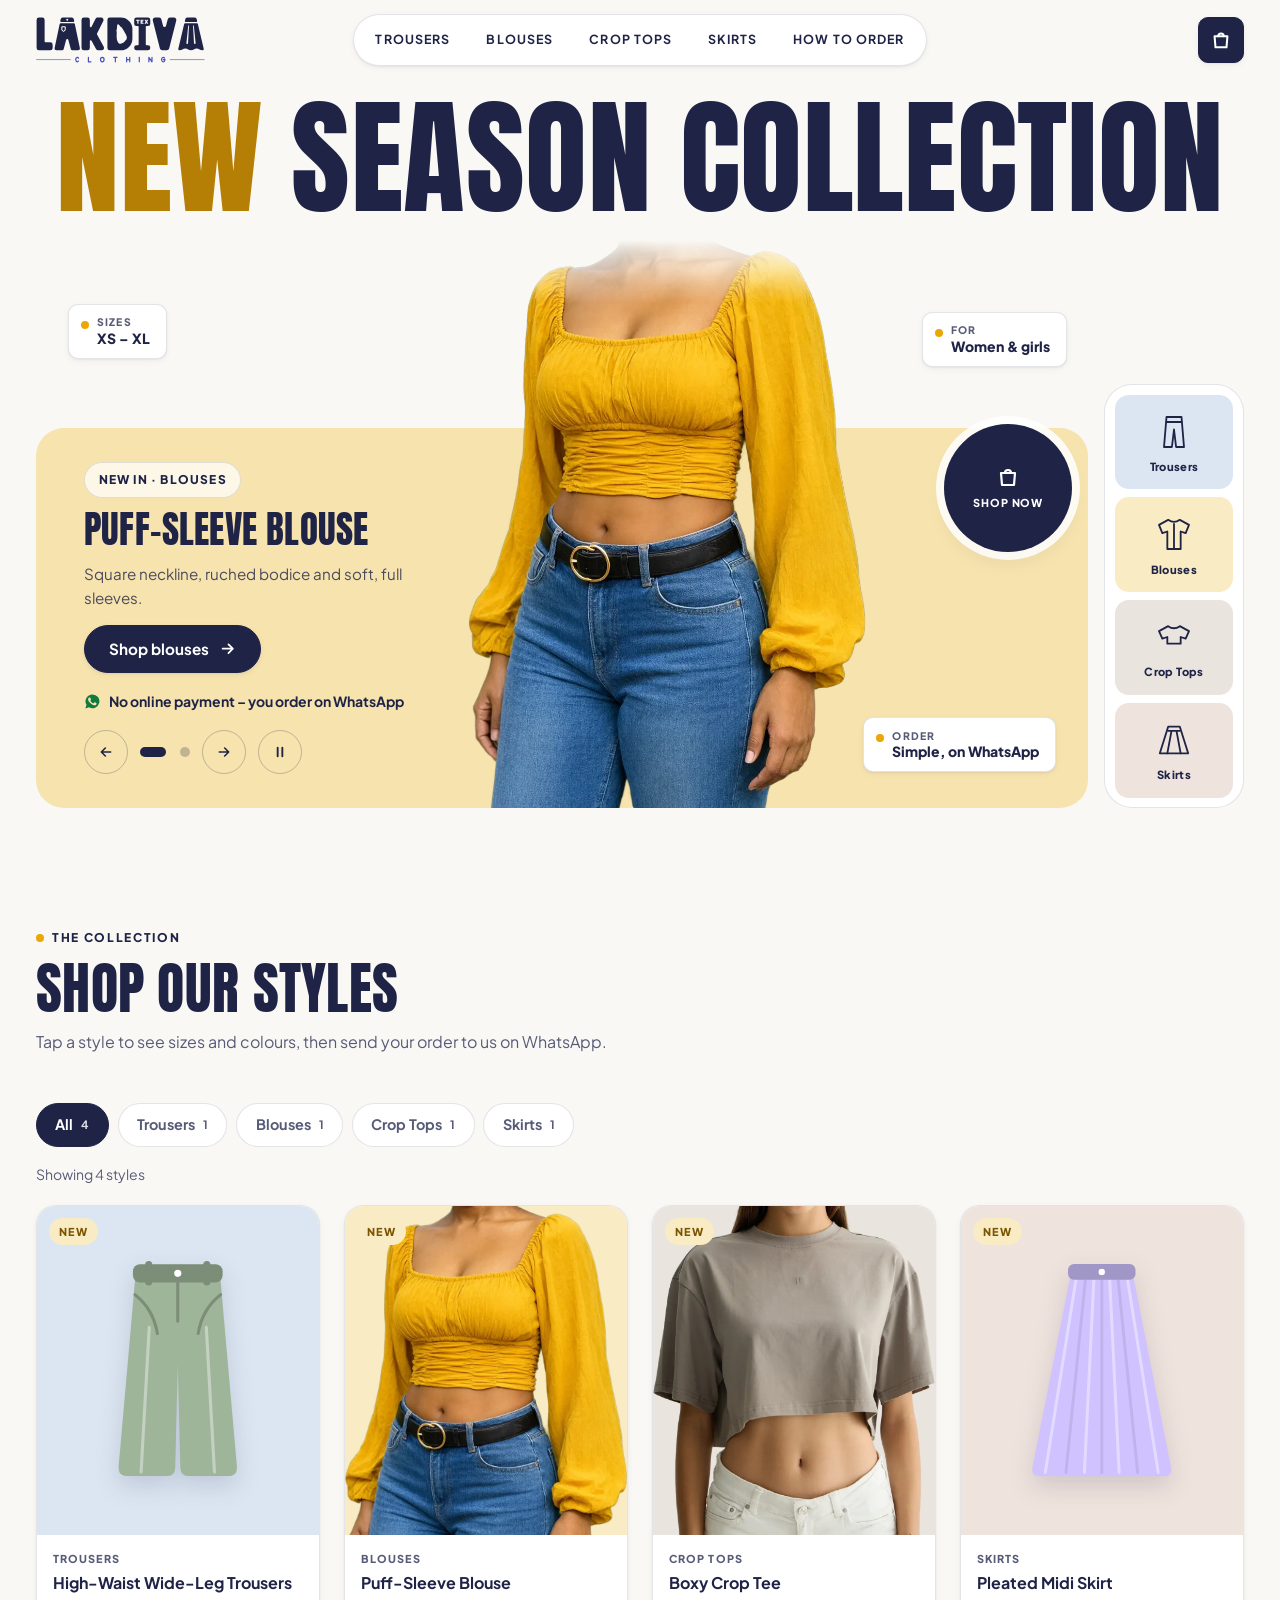
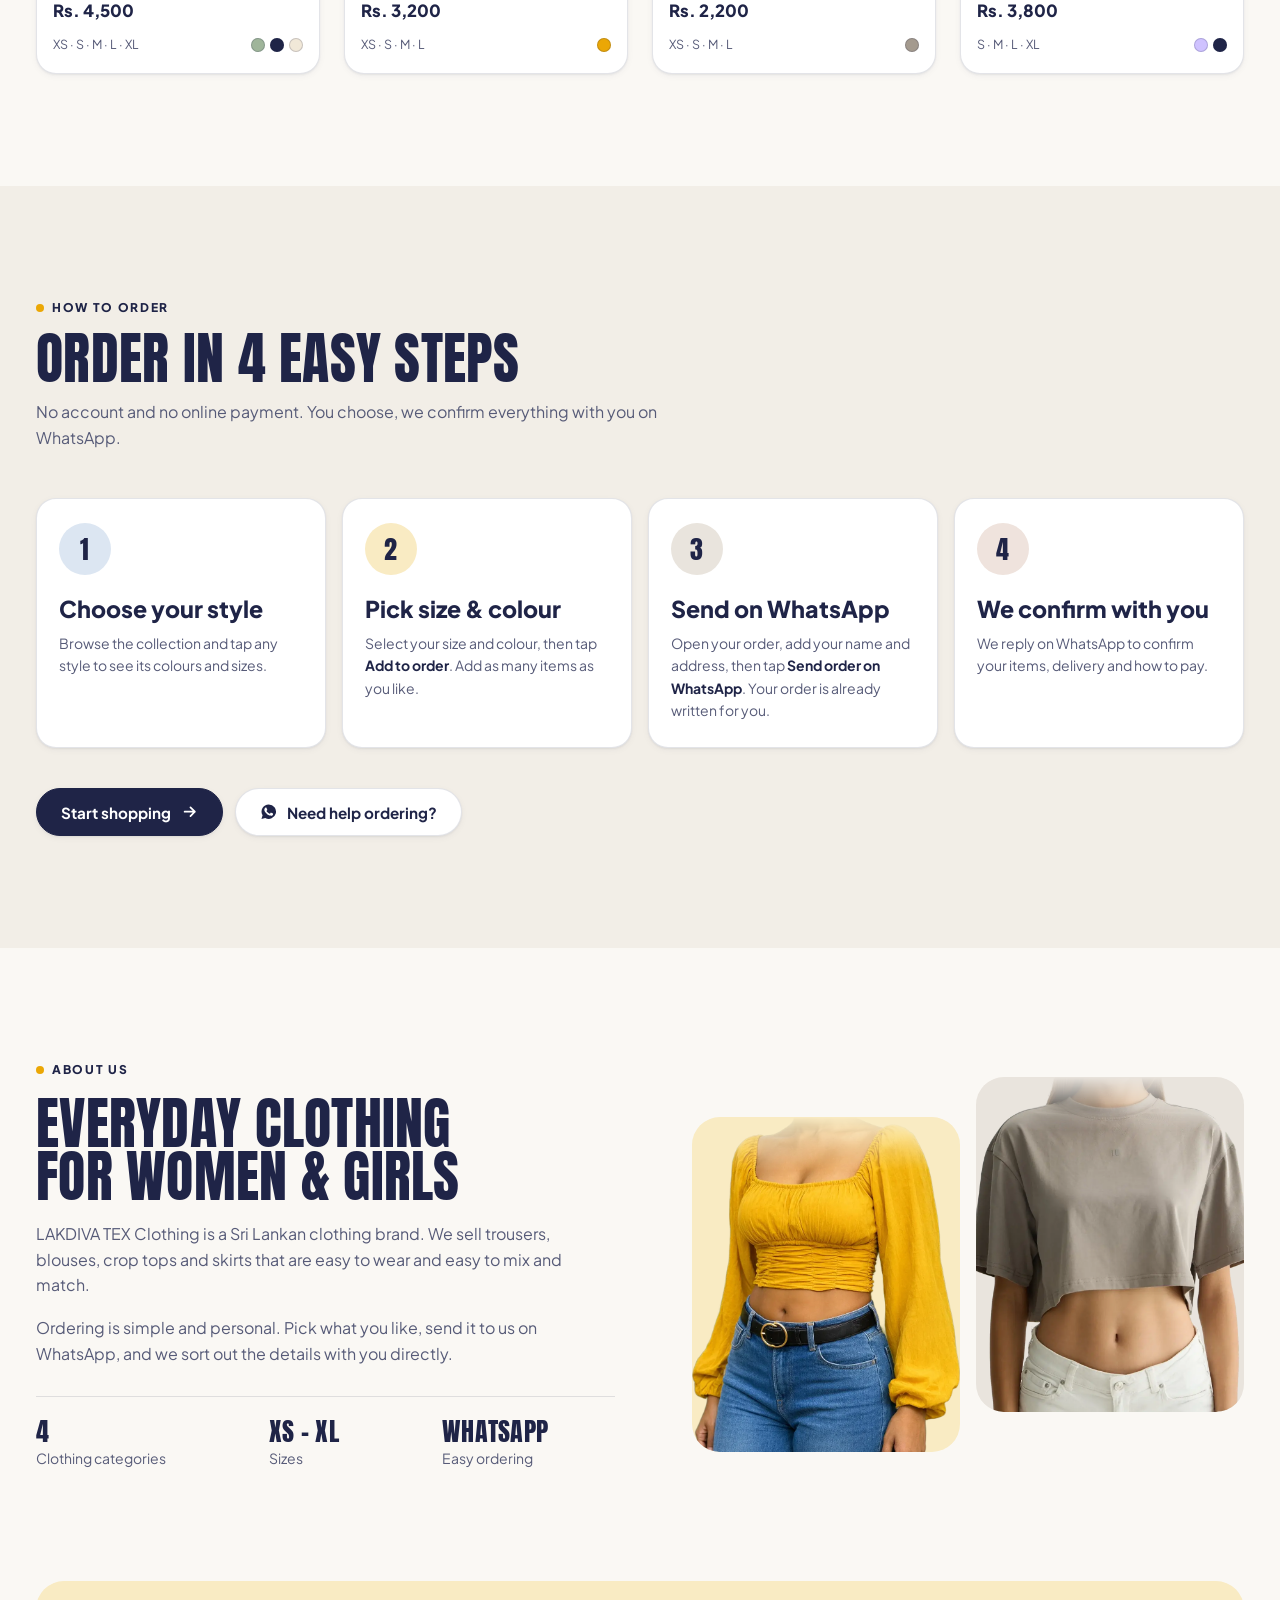
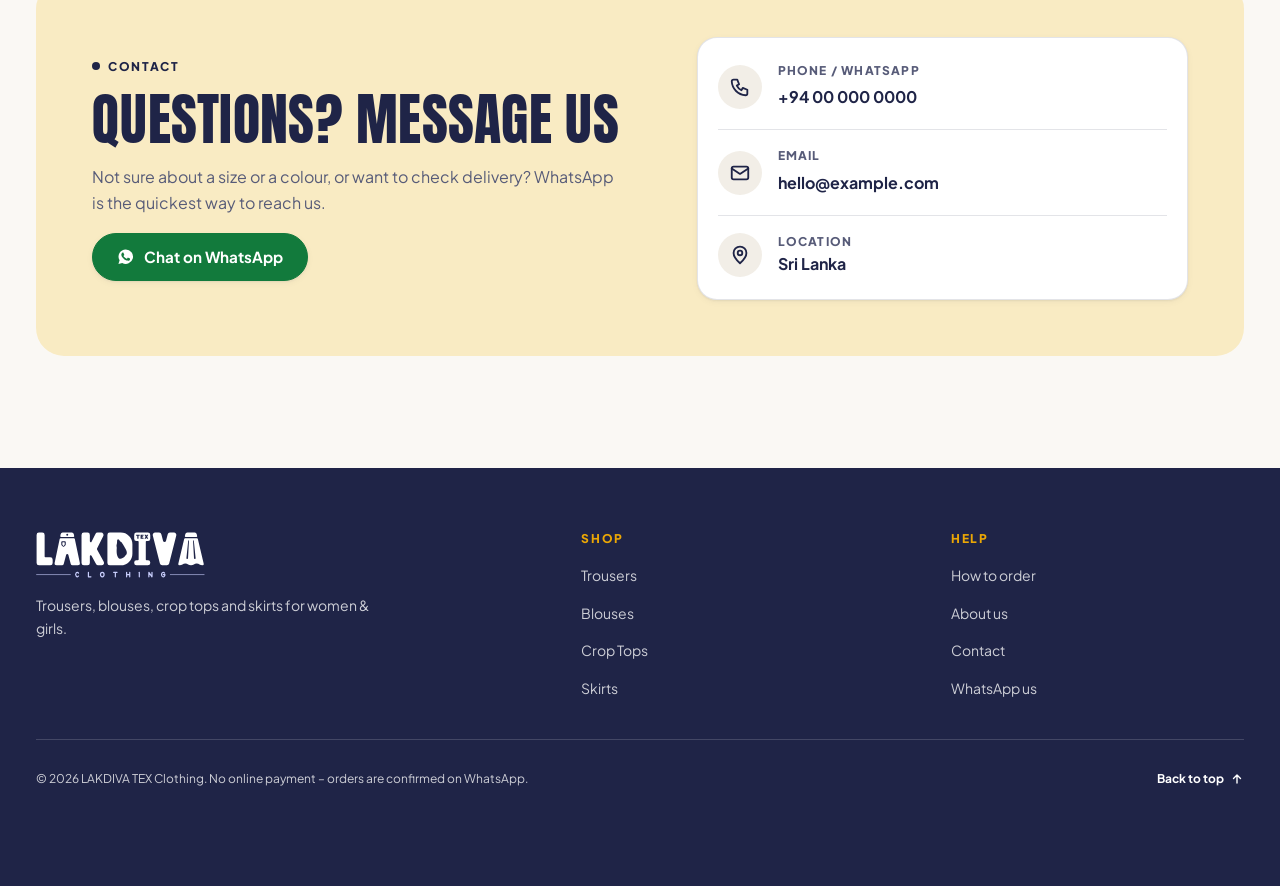
<file: index.html>
<!DOCTYPE html>
<html lang="en">
<head>
  <meta charset="utf-8">
  <meta name="viewport" content="width=device-width, initial-scale=1">
  <title>LAKDIVA TEX Clothing – Trousers, Blouses, Crop Tops &amp; Skirts</title>
  <meta name="description" content="LAKDIVA TEX Clothing – trousers, blouses, crop tops and skirts for women and girls. Choose your size and colour, then send your order on WhatsApp.">
  <meta name="theme-color" content="#faf8f4">
  <link rel="icon" href="assets/favicon.svg" type="image/svg+xml">
  <link rel="icon" href="assets/img/favicon-32.png" sizes="32x32" type="image/png">
  <link rel="apple-touch-icon" href="assets/img/apple-touch-icon.png">

  <!-- Share preview (WhatsApp, Facebook, Messenger…).
       IMPORTANT: replace https://YOUR-USERNAME.github.io/lakdiva-tex/ below with the real
       address of your site (2 places). Share previews need a full web address. -->
  <meta property="og:type" content="website">
  <meta property="og:site_name" content="LAKDIVA TEX Clothing">
  <meta property="og:title" content="LAKDIVA TEX Clothing – Trousers, Blouses, Crop Tops &amp; Skirts">
  <meta property="og:description" content="Clothing for women and girls. Choose your size and colour, then order on WhatsApp.">
  <meta property="og:image" content="https://YOUR-USERNAME.github.io/lakdiva-tex/assets/img/og-image.jpg">
  <meta property="og:image:width" content="1200">
  <meta property="og:image:height" content="630">
  <meta property="og:image:alt" content="LAKDIVA TEX Clothing – new season collection, order on WhatsApp">
  <meta name="twitter:card" content="summary_large_image">
  <meta name="twitter:image" content="https://YOUR-USERNAME.github.io/lakdiva-tex/assets/img/og-image.jpg">

  <!-- Fonts: Anton (big headlines) + Plus Jakarta Sans (body) -->
  <link rel="preconnect" href="https://fonts.googleapis.com">
  <link rel="preconnect" href="https://fonts.gstatic.com" crossorigin>
  <link href="https://fonts.googleapis.com/css2?family=Anton&family=Plus+Jakarta+Sans:wght@400;500;600;700;800&display=swap" rel="stylesheet">

  <link rel="preload" as="image" href="assets/products/blouse-mustard.webp" type="image/webp">
  <link rel="stylesheet" href="css/tokens.css">
  <link rel="stylesheet" href="css/base.css">
  <link rel="stylesheet" href="css/components.css">
  <link rel="stylesheet" href="css/header.css">
  <link rel="stylesheet" href="css/hero.css">
  <link rel="stylesheet" href="css/shop.css">
  <link rel="stylesheet" href="css/basket.css">
  <link rel="stylesheet" href="css/sections.css">
</head>
<body>
  <a class="skip-link" href="#main">Skip to content</a>

  <!-- Icons used across the site: <svg><use href="#i-bag"/></svg> -->
  <svg width="0" height="0" style="position:absolute" aria-hidden="true" focusable="false">
    <defs>
      <symbol id="i-bag" viewBox="0 0 24 24"><g fill="none" stroke="currentColor" stroke-width="2.2" stroke-linecap="round" stroke-linejoin="round"><path d="M5 8h14l-1 12H6L5 8Z"/><path d="M9 8a3 3 0 0 1 6 0"/></g></symbol>
      <symbol id="i-menu" viewBox="0 0 24 24"><path d="M4 7h16M4 12h16M4 17h16" fill="none" stroke="currentColor" stroke-width="2.2" stroke-linecap="round"/></symbol>
      <symbol id="i-close" viewBox="0 0 24 24"><path d="M6 6l12 12M18 6 6 18" fill="none" stroke="currentColor" stroke-width="2.2" stroke-linecap="round"/></symbol>
      <symbol id="i-arrow" viewBox="0 0 24 24"><path d="M5 12h14M13 6l6 6-6 6" fill="none" stroke="currentColor" stroke-width="2.4" stroke-linecap="round" stroke-linejoin="round"/></symbol>
      <symbol id="i-wa" viewBox="0 0 24 24"><path fill="currentColor" d="M12.04 2a9.9 9.9 0 0 0-8.5 14.95L2 22l5.2-1.5A9.9 9.9 0 1 0 12.04 2Zm5.8 14.05c-.25.7-1.45 1.33-2 1.4-.52.07-1.17.1-1.88-.12a17 17 0 0 1-1.7-.63c-3-1.3-4.95-4.3-5.1-4.5-.15-.2-1.2-1.6-1.2-3.05s.76-2.16 1.03-2.45c.27-.3.58-.37.78-.37h.56c.18 0 .43-.07.67.5.25.6.85 2.07.92 2.22.08.15.13.33.02.52-.1.2-.15.32-.3.5-.15.17-.32.38-.45.5-.15.15-.3.3-.13.6.17.3.77 1.27 1.65 2.05 1.13 1 2.08 1.3 2.38 1.45.3.15.47.12.65-.07.17-.2.75-.87.95-1.17.2-.3.4-.25.67-.15.28.1 1.75.82 2.05.97.3.15.5.22.57.35.08.12.08.72-.17 1.4Z"/></symbol>
      <!-- Category line icons -->
      <symbol id="c-trousers" viewBox="0 0 48 48"><g fill="none" stroke="currentColor" stroke-width="2.2" stroke-linecap="round" stroke-linejoin="round"><path d="M15 6h18l3 36h-9.500L24 21l-2.500 21H12z"/><path d="M15 12h18"/></g></symbol>
      <symbol id="c-blouses" viewBox="0 0 48 48"><g fill="none" stroke="currentColor" stroke-width="2.2" stroke-linecap="round" stroke-linejoin="round"><path d="M17 7 6 13l4 10 6-2v21h16V21l6 2 4-10-11-6q-7 5-14 0Z"/><path d="M24 12v30"/></g></symbol>
      <symbol id="c-crop-tops" viewBox="0 0 48 48"><g fill="none" stroke="currentColor" stroke-width="2.2" stroke-linecap="round" stroke-linejoin="round"><path d="M17 11 6 17l4 9 6-2v8h16v-8l6 2 4-9-11-6q-7 5-14 0Z"/></g></symbol>
      <symbol id="c-skirts" viewBox="0 0 48 48"><g fill="none" stroke="currentColor" stroke-width="2.2" stroke-linecap="round" stroke-linejoin="round"><path d="M17 8h14l10 32H7Z"/><path d="M17 13h14M21 13 16 40M27 13l5 27"/></g></symbol>
      <symbol id="i-sparkle" viewBox="0 0 24 24"><path d="M12 3v4M12 17v4M3 12h4M17 12h4M5.6 5.6l2.8 2.8M15.6 15.6l2.8 2.8M18.4 5.6l-2.8 2.8M8.4 15.6l-2.8 2.8" fill="none" stroke="currentColor" stroke-width="2.2" stroke-linecap="round"/></symbol>
      <symbol id="i-pause" viewBox="0 0 24 24"><path d="M8.500 5.500v13M15.500 5.500v13" fill="none" stroke="currentColor" stroke-width="2.800" stroke-linecap="round"/></symbol>
      <symbol id="i-play" viewBox="0 0 24 24"><path d="M8 5.500v13l10.500-6.500z" fill="currentColor" stroke="currentColor" stroke-width="1.600" stroke-linejoin="round"/></symbol>
      <symbol id="i-phone" viewBox="0 0 24 24"><path d="M5 4h4l2 5-2.500 1.500a11 11 0 0 0 5 5L15 13l5 2v4a2 2 0 0 1-2 2A16 16 0 0 1 3 6a2 2 0 0 1 2-2Z" fill="none" stroke="currentColor" stroke-width="2" stroke-linecap="round" stroke-linejoin="round"/></symbol>
      <symbol id="i-mail" viewBox="0 0 24 24"><g fill="none" stroke="currentColor" stroke-width="2" stroke-linecap="round" stroke-linejoin="round"><rect x="3" y="5" width="18" height="14" rx="2"/><path d="m3 7 9 6 9-6"/></g></symbol>
      <symbol id="i-pin" viewBox="0 0 24 24"><g fill="none" stroke="currentColor" stroke-width="2" stroke-linecap="round" stroke-linejoin="round"><path d="M12 21s-7-6.200-7-11.200a7 7 0 0 1 14 0C19 14.800 12 21 12 21Z"/><circle cx="12" cy="9.800" r="2.500"/></g></symbol>
      <symbol id="i-instagram" viewBox="0 0 24 24"><g fill="none" stroke="currentColor" stroke-width="2" stroke-linecap="round" stroke-linejoin="round"><rect x="3.500" y="3.500" width="17" height="17" rx="5"/><circle cx="12" cy="12" r="4"/></g><circle cx="17.200" cy="6.800" r="1.100" fill="currentColor"/></symbol>
      <symbol id="i-facebook" viewBox="0 0 24 24"><path d="M14 8.500h2.500V5H14a4 4 0 0 0-4 4v2.500H7.500V15H10v6h3.500v-6H16l.5-3.500h-3V9.500a1 1 0 0 1 1-1Z" fill="none" stroke="currentColor" stroke-width="2" stroke-linecap="round" stroke-linejoin="round"/></symbol>
    </defs>
  </svg>

  <!-- ================= HEADER ================= -->
  <header class="site-header">
    <div class="container site-header__bar">
      <a class="brand" href="#home" aria-label="LAKDIVA TEX Clothing – home">
        <img src="assets/logo.svg" alt="LAKDIVA TEX Clothing" width="169" height="46">
      </a>

      <nav class="nav surface" id="site-nav" aria-label="Main menu">
        <ul>
          <li><a href="#shop" data-category="trousers">Trousers</a></li>
          <li><a href="#shop" data-category="blouses">Blouses</a></li>
          <li><a href="#shop" data-category="crop-tops">Crop Tops</a></li>
          <li><a href="#shop" data-category="skirts">Skirts</a></li>
          <li><a href="#how-to-order">How to order</a></li>
          <li class="nav__wa"><a href="#" data-wa><svg width="20" height="20" aria-hidden="true"><use href="#i-wa"/></svg> Chat on WhatsApp</a></li>
        </ul>
      </nav>

      <div class="header-actions">
        <!-- Order basket button (opens the basket drawer, see js/basket.js) -->
        <button class="icon-btn icon-btn--brand" type="button" data-basket-btn aria-haspopup="dialog" aria-label="Open my order basket">
          <svg aria-hidden="true"><use href="#i-bag"/></svg>
          <span class="count-bubble" data-basket-count hidden>0</span>
        </button>
        <button class="icon-btn nav-toggle" type="button" aria-expanded="false" aria-controls="site-nav" aria-label="Open menu">
          <svg class="i-menu" aria-hidden="true"><use href="#i-menu"/></svg>
          <svg class="i-close" aria-hidden="true"><use href="#i-close"/></svg>
        </button>
      </div>
    </div>
  </header>

  <main id="main">

    <!-- ================= HERO ================= -->
    <section id="home" class="hero" data-theme="mustard" aria-roledescription="carousel" aria-label="New arrivals">
      <div class="container">
        <h1 class="hero__title">
          <span class="hero__new">New</span>
          <span>Season</span>
          <span>Collection</span>
        </h1>

        <div class="hero__stage">

          <!-- Tinted panel with the text (colour follows the garment shown) -->
          <div class="hero__panel">
            <div class="hero__copy">
              <article class="hero-slide is-active" data-theme="mustard" role="group" aria-roledescription="slide" aria-label="1 of 2">
                <span class="pill">New in · Blouses</span>
                <h2>Puff-sleeve blouse</h2>
                <p>Square neckline, ruched bodice and soft, full sleeves.</p>
                <a class="btn btn--primary" href="#shop" data-category="blouses">Shop blouses <svg aria-hidden="true"><use href="#i-arrow"/></svg></a>
              </article>
              <article class="hero-slide" data-theme="taupe" role="group" aria-roledescription="slide" aria-label="2 of 2" aria-hidden="true" inert>
                <span class="pill">New in · Crop tops</span>
                <h2>Boxy crop tee</h2>
                <p>A relaxed drop-shoulder fit with a clean, cropped hem.</p>
                <a class="btn btn--primary" href="#shop" data-category="crop-tops">Shop crop tops <svg aria-hidden="true"><use href="#i-arrow"/></svg></a>
              </article>
            </div>

            <p class="hero__note"><svg aria-hidden="true"><use href="#i-wa"/></svg> No online payment – you order on WhatsApp</p>

            <div class="hero__controls" role="group" aria-label="Choose a featured item">
              <button class="hero__arrow hero__arrow--prev" type="button" data-hero-prev aria-label="Previous item"><svg aria-hidden="true"><use href="#i-arrow"/></svg></button>
              <div class="hero__dots">
                <button class="hero__dot" type="button" aria-label="Show item 1" aria-current="true"></button>
                <button class="hero__dot" type="button" aria-label="Show item 2" aria-current="false"></button>
              </div>
              <button class="hero__arrow hero__arrow--next" type="button" data-hero-next aria-label="Next item"><svg aria-hidden="true"><use href="#i-arrow"/></svg></button>
              <button class="hero__arrow hero__pause" type="button" data-hero-pause aria-pressed="false" aria-label="Pause slideshow" hidden><svg class="i-pause" aria-hidden="true"><use href="#i-pause"/></svg><svg class="i-play" aria-hidden="true"><use href="#i-play"/></svg></button>
            </div>
          </div>

          <!-- Model photos (transparent cut-outs) + info labels -->
          <div class="hero__art">
            <img class="hero__photo is-active" src="assets/products/blouse-mustard.webp" width="769" height="1100" style="--ar:0.699" alt="Model wearing a mustard puff-sleeve blouse with high-waist blue jeans" fetchpriority="high" decoding="async">
            <img class="hero__photo" src="assets/products/crop-tee-taupe.webp" width="942" height="1100" style="--ar:0.856" alt="Model wearing a grey boxy crop tee with white jeans" decoding="async">

            <div class="tag tag--a surface" aria-hidden="true"><small>Sizes</small><strong>XS – XL</strong></div>
            <div class="tag tag--b surface" aria-hidden="true"><small>For</small><strong>Women &amp; girls</strong></div>
            <div class="tag tag--c surface" aria-hidden="true"><small>Order</small><strong>Simple, on WhatsApp</strong></div>

            <a class="round-cta" href="#shop" aria-label="Shop the collection">
              <svg aria-hidden="true"><use href="#i-bag"/></svg>
              Shop now
            </a>
          </div>

          <!-- Category shortcuts (filtering is wired up in Step 3) -->
          <nav class="hero__tiles" aria-label="Shop by category">
            <a class="tile tint-trousers"  href="#shop" data-category="trousers"><svg aria-hidden="true"><use href="#c-trousers"/></svg><span>Trousers</span></a>
            <a class="tile tint-blouses"   href="#shop" data-category="blouses"><svg aria-hidden="true"><use href="#c-blouses"/></svg><span>Blouses</span></a>
            <a class="tile tint-crop-tops" href="#shop" data-category="crop-tops"><svg aria-hidden="true"><use href="#c-crop-tops"/></svg><span>Crop Tops</span></a>
            <a class="tile tint-skirts"    href="#shop" data-category="skirts"><svg aria-hidden="true"><use href="#c-skirts"/></svg><span>Skirts</span></a>
          </nav>

        </div>
      </div>
    </section>

    <!-- ================= SHOP ================= -->
    <section id="shop" class="section shop" aria-labelledby="shop-title">
      <div class="container">
        <div class="section-head">
          <span class="eyebrow">The collection</span>
          <h2 id="shop-title">Shop our styles</h2>
          <p>Tap a style to see sizes and colours, then send your order to us on WhatsApp.</p>
        </div>

        <div class="shop__filters" id="shop-filters" role="group" aria-label="Filter by category"></div>
        <p class="shop__count" id="shop-count" aria-live="polite"></p>
        <div class="shop__grid" id="product-grid"></div>
        <noscript><p class="noscript">Please turn on JavaScript in your browser to see our styles and place an order.</p></noscript>
        <noscript><p class="shop__empty">Please turn on JavaScript to browse the collection, or message us on WhatsApp.</p></noscript>
      </div>
    </section>
    <!-- ================= HOW TO ORDER ================= -->
    <section id="how-to-order" class="section how" aria-labelledby="how-title">
      <div class="container">
        <div class="section-head">
          <span class="eyebrow">How to order</span>
          <h2 id="how-title">Order in 4 easy steps</h2>
          <p>No account and no online payment. You choose, we confirm everything with you on WhatsApp.</p>
        </div>

        <ol class="how__steps" role="list">
          <li class="how__step surface">
            <span class="how__num tint-trousers" aria-hidden="true">1</span>
            <h3>Choose your style</h3>
            <p>Browse the collection and tap any style to see its colours and sizes.</p>
          </li>
          <li class="how__step surface">
            <span class="how__num tint-blouses" aria-hidden="true">2</span>
            <h3>Pick size &amp; colour</h3>
            <p>Select your size and colour, then tap <strong>Add to order</strong>. Add as many items as you like.</p>
          </li>
          <li class="how__step surface">
            <span class="how__num tint-crop-tops" aria-hidden="true">3</span>
            <h3>Send on WhatsApp</h3>
            <p>Open your order, add your name and address, then tap <strong>Send order on WhatsApp</strong>. Your order is already written for you.</p>
          </li>
          <li class="how__step surface">
            <span class="how__num tint-skirts" aria-hidden="true">4</span>
            <h3>We confirm with you</h3>
            <p>We reply on WhatsApp to confirm your items, delivery and how to pay.</p>
          </li>
        </ol>

        <div class="how__actions">
          <a class="btn btn--primary" href="#shop" data-category="all">Start shopping <svg aria-hidden="true"><use href="#i-arrow"/></svg></a>
          <a class="btn" href="#contact" data-wa data-wa-text="Hello LAKDIVA TEX! I need help placing an order."><svg aria-hidden="true"><use href="#i-wa"/></svg> Need help ordering?</a>
        </div>
      </div>
    </section>

    <!-- ================= ABOUT ================= -->
    <section id="about" class="section about" aria-labelledby="about-title">
      <div class="container about__grid">
        <div class="about__copy">
          <span class="eyebrow">About us</span>
          <h2 id="about-title">Everyday clothing for women &amp; girls</h2>
          <p>LAKDIVA TEX Clothing is a Sri Lankan clothing brand. We sell trousers, blouses, crop tops and skirts that are easy to wear and easy to mix and match.</p>
          <p>Ordering is simple and personal. Pick what you like, send it to us on WhatsApp, and we sort out the details with you directly.</p>
          <ul class="about__facts" role="list">
            <li><strong>4</strong><span>Clothing categories</span></li>
            <li><strong>XS – XL</strong><span>Sizes</span></li>
            <li><strong>WhatsApp</strong><span>Easy ordering</span></li>
          </ul>
        </div>

        <div class="about__visual" aria-hidden="true">
          <div class="about__tile about__tile--mustard"><img src="assets/products/blouse-mustard.webp" alt="" width="769" height="1100" loading="lazy" decoding="async"></div>
          <div class="about__tile about__tile--taupe"><img src="assets/products/crop-tee-taupe.webp" alt="" width="942" height="1100" loading="lazy" decoding="async"></div>
        </div>
      </div>
    </section>

    <!-- ================= CONTACT ================= -->
    <section id="contact" class="section contact" aria-labelledby="contact-title">
      <div class="container">
        <div class="contact__panel">
          <div class="contact__intro">
            <span class="eyebrow">Contact</span>
            <h2 id="contact-title">Questions? Message us</h2>
            <p>Not sure about a size or a colour, or want to check delivery? WhatsApp is the quickest way to reach us.</p>
            <a class="btn btn--whatsapp" href="#contact" data-wa><svg aria-hidden="true"><use href="#i-wa"/></svg> Chat on WhatsApp</a>
          </div>

          <!-- Rows are filled from js/config.js (contact). Empty ones stay hidden. -->
          <ul class="contact__list surface" role="list">
            <li data-contact-row="phone" hidden>
              <span class="contact__icon" aria-hidden="true"><svg><use href="#i-phone"/></svg></span>
              <div><small>Phone / WhatsApp</small><a data-contact="phone" href="#contact"></a></div>
            </li>
            <li data-contact-row="email" hidden>
              <span class="contact__icon" aria-hidden="true"><svg><use href="#i-mail"/></svg></span>
              <div><small>Email</small><a data-contact="email" href="#contact"></a></div>
            </li>
            <li data-contact-row="address" hidden>
              <span class="contact__icon" aria-hidden="true"><svg><use href="#i-pin"/></svg></span>
              <div><small>Location</small><span data-contact="address"></span></div>
            </li>
            <li data-contact-row="instagram" hidden>
              <span class="contact__icon" aria-hidden="true"><svg><use href="#i-instagram"/></svg></span>
              <div><small>Instagram</small><a data-contact="instagram" href="#contact" target="_blank" rel="noopener">Follow us</a></div>
            </li>
            <li data-contact-row="facebook" hidden>
              <span class="contact__icon" aria-hidden="true"><svg><use href="#i-facebook"/></svg></span>
              <div><small>Facebook</small><a data-contact="facebook" href="#contact" target="_blank" rel="noopener">Visit our page</a></div>
            </li>
          </ul>
        </div>
      </div>
    </section>
  </main>

  <!-- Product details pop-up (filled in by js/shop.js) -->
  <dialog class="pdialog" id="product-dialog" aria-labelledby="pd-title" tabindex="-1">
    <div class="pdialog__inner">
      <button class="icon-btn pdialog__close" type="button" data-close aria-label="Close"><svg aria-hidden="true"><use href="#i-close"/></svg></button>
      <div class="pdialog__media" id="pd-media"></div>
      <div class="pdialog__info">
        <span class="pd__cat" id="pd-cat"></span>
        <h3 class="pd__title" id="pd-title"></h3>
        <p class="pd__price" id="pd-price"></p>
        <p class="pd__blurb" id="pd-blurb"></p>
        <dl class="pd__specs" id="pd-specs"></dl>
        <fieldset class="opt" id="pd-colors-wrap">
          <legend>Colour: <span id="pd-color-name"></span></legend>
          <div class="opt__row" id="pd-colors"></div>
        </fieldset>
        <fieldset class="opt">
          <legend>Size</legend>
          <div class="opt__row" id="pd-sizes"></div>
        </fieldset>
        <p class="pd__error" id="pd-error" role="alert" hidden>Please choose a size first.</p>
        <div class="pd__buy">
          <div class="qty" role="group" aria-label="Quantity">
            <button type="button" id="pd-minus" aria-label="Decrease quantity">&minus;</button>
            <output id="pd-qty" aria-live="polite">1</output>
            <button type="button" id="pd-plus" aria-label="Increase quantity">+</button>
          </div>
          <button class="btn btn--primary" type="button" id="pd-add">Add to order</button>
        </div>
        <a class="btn btn--block pd__wa" id="pd-order" href="#" target="_blank" rel="noopener"><svg aria-hidden="true"><use href="#i-wa"/></svg> Order this item on WhatsApp</a>
        <p class="pd__note">No online payment – we confirm price, delivery and payment with you on WhatsApp.</p>
      </div>
    </div>
  </dialog>

  <!-- Order basket (slide-out) – filled in by js/basket.js -->
  <dialog class="drawer" id="basket-dialog" aria-labelledby="basket-title" tabindex="-1">
    <div class="drawer__inner">
      <header class="drawer__head">
        <h2 id="basket-title">Your order</h2>
        <button class="icon-btn" type="button" data-close aria-label="Close basket"><svg aria-hidden="true"><use href="#i-close"/></svg></button>
      </header>

      <div class="drawer__empty" id="basket-empty">
        <p><strong>Your basket is empty</strong></p>
        <p>Browse our styles and add your favourites.</p>
        <button class="btn btn--primary" type="button" id="basket-browse">Browse styles</button>
      </div>

      <ul class="drawer__list" id="basket-list"></ul>

      <div class="drawer__foot" id="basket-foot">
        <div class="drawer__total"><span>Total</span><strong id="basket-total">Rs. 0</strong></div>
        <div class="drawer__fields">
          <label for="basket-name">Your name <small>(optional)</small></label>
          <input id="basket-name" type="text" autocomplete="name" maxlength="80">
          <label for="basket-notes">Delivery address or notes <small>(optional)</small></label>
          <textarea id="basket-notes" rows="2" maxlength="300" placeholder="Address, preferred time to contact…"></textarea>
        </div>
        <a class="btn btn--whatsapp btn--block" id="basket-send" href="#" target="_blank" rel="noopener"><svg aria-hidden="true"><use href="#i-wa"/></svg> Send order on WhatsApp</a>
        <p class="drawer__note">No online payment – we confirm price, delivery and payment with you on WhatsApp.</p>
        <button class="drawer__clear" type="button" id="basket-clear">Clear basket</button>
      </div>
    </div>
  </dialog>

  <!-- Small confirmation message -->
  <div class="toast" id="toast" role="status" aria-live="polite" hidden>
    <span id="toast-text"></span>
    <button type="button" id="toast-action" hidden></button>
  </div>

  <!-- ================= FOOTER ================= -->
  <footer class="site-footer">
    <div class="container">
      <div class="site-footer__grid">
        <div class="site-footer__brand">
          <img src="assets/logo-white.svg" alt="LAKDIVA TEX Clothing" width="169" height="46" loading="lazy">
          <p>Trousers, blouses, crop tops and skirts for women &amp; girls.</p>
          <div class="site-footer__social" data-contact-row="social" hidden>
            <a data-contact="instagram" href="#" target="_blank" rel="noopener" aria-label="LAKDIVA TEX on Instagram" hidden><svg aria-hidden="true"><use href="#i-instagram"/></svg></a>
            <a data-contact="facebook" href="#" target="_blank" rel="noopener" aria-label="LAKDIVA TEX on Facebook" hidden><svg aria-hidden="true"><use href="#i-facebook"/></svg></a>
          </div>
        </div>

        <nav class="site-footer__col" aria-label="Shop categories">
          <h3>Shop</h3>
          <ul role="list">
            <li><a href="#shop" data-category="trousers">Trousers</a></li>
            <li><a href="#shop" data-category="blouses">Blouses</a></li>
            <li><a href="#shop" data-category="crop-tops">Crop Tops</a></li>
            <li><a href="#shop" data-category="skirts">Skirts</a></li>
          </ul>
        </nav>

        <nav class="site-footer__col" aria-label="Help">
          <h3>Help</h3>
          <ul role="list">
            <li><a href="#how-to-order">How to order</a></li>
            <li><a href="#about">About us</a></li>
            <li><a href="#contact">Contact</a></li>
            <li><a href="#contact" data-wa>WhatsApp us</a></li>
          </ul>
        </nav>
      </div>

      <div class="site-footer__bottom">
        <p>&copy; <span data-year>2026</span> LAKDIVA TEX Clothing. No online payment &ndash; orders are confirmed on WhatsApp.</p>
        <a class="site-footer__top" href="#home">Back to top <svg aria-hidden="true"><use href="#i-arrow"/></svg></a>
      </div>
    </div>
  </footer>

  <!-- Floating WhatsApp button (number comes from js/config.js) -->
  <a class="wa-float" href="#contact" data-wa aria-label="Chat with us on WhatsApp">
    <svg aria-hidden="true"><use href="#i-wa"/></svg>
    <span>WhatsApp us</span>
  </a>

  <script src="js/config.js"></script>
  <script src="data/products.js"></script>
  <script src="js/art.js"></script>
  <script src="js/order.js"></script>
  <script src="js/main.js"></script>
  <script src="js/hero.js"></script>
  <script src="js/shop.js"></script>
  <script src="js/basket.js"></script>
</body>
</html>
</file>
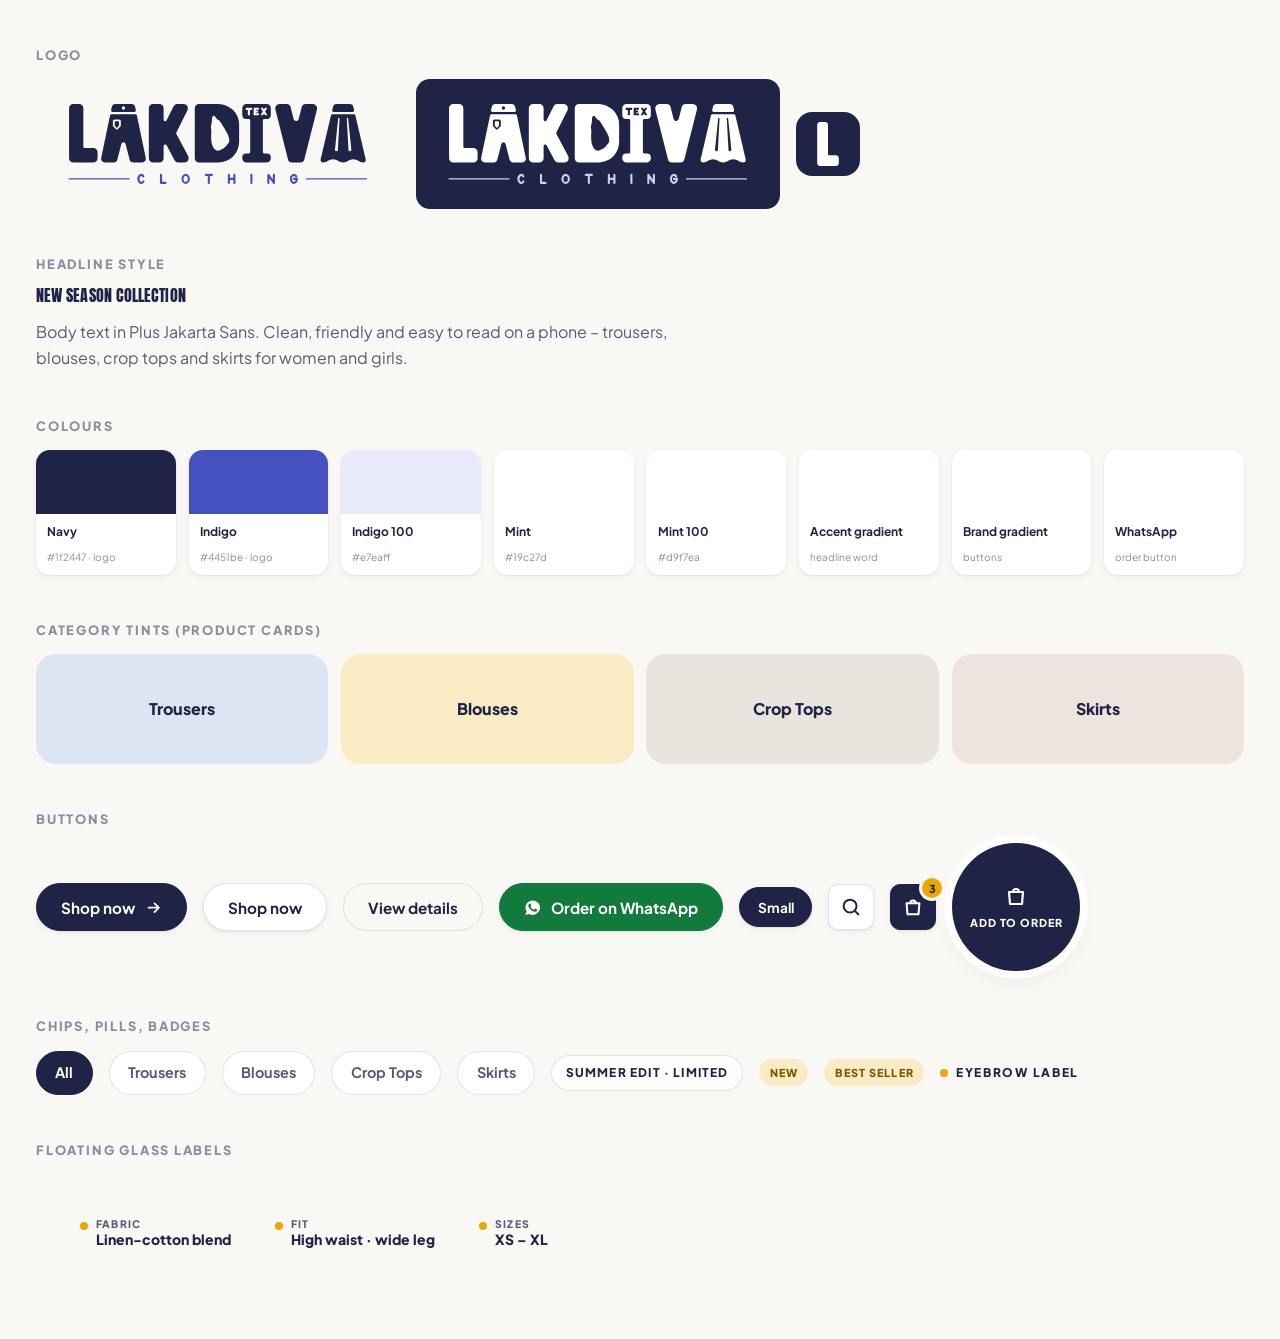
<file: styleguide.html>
<!DOCTYPE html>
<html lang="en">
<head>
  <meta charset="utf-8">
  <meta name="viewport" content="width=device-width, initial-scale=1">
  <title>LAKDIVA TEX – style guide (internal, you can delete this file)</title>
  <meta name="robots" content="noindex">
  <link rel="icon" href="assets/favicon.svg" type="image/svg+xml">
  <link rel="preconnect" href="https://fonts.googleapis.com">
  <link rel="preconnect" href="https://fonts.gstatic.com" crossorigin>
  <link href="https://fonts.googleapis.com/css2?family=Anton&family=Plus+Jakarta+Sans:wght@400;500;600;700;800&display=swap" rel="stylesheet">
  <link rel="stylesheet" href="css/tokens.css">
  <link rel="stylesheet" href="css/base.css">
  <link rel="stylesheet" href="css/components.css">
  <style>
    .sg { display: grid; gap: 3rem; padding-block: 3rem; }
    .sg h3 { margin-bottom: 1rem; font-size: 0.8rem; letter-spacing: .14em; text-transform: uppercase; color: var(--ink-faint); }
    .row { display: flex; flex-wrap: wrap; gap: 1rem; align-items: center; }
    .swatches { display: grid; grid-template-columns: repeat(auto-fill, minmax(130px, 1fr)); gap: .8rem; }
    .sw { border-radius: var(--r-md); overflow: hidden; background: #fff; box-shadow: var(--shadow-sm); font-size: .75rem; }
    .sw i { display: block; height: 64px; }
    .sw span { display: block; padding: .5rem .7rem; font-weight: 700; }
    .sw small { display: block; padding: 0 .7rem .6rem; color: var(--ink-faint); }
    .tints { display: grid; grid-template-columns: repeat(4, 1fr); gap: .8rem; }
    .tints div { height: 110px; border-radius: var(--r-lg); display: grid; place-items: center; font-weight: 800; }
    @media (max-width: 640px) { .tints { grid-template-columns: repeat(2, 1fr); } }
  </style>
</head>
<body>
<div class="container sg">

  <section>
    <h3>Logo</h3>
    <div class="row">
      <div class="glass" style="padding:1.5rem 2rem"><img src="assets/logo.svg" alt="LAKDIVA TEX" width="300"></div>
      <div style="padding:1.5rem 2rem;border-radius:var(--r-md);background:var(--navy)"><img src="assets/logo-white.svg" alt="LAKDIVA TEX (white)" width="300"></div>
      <img src="assets/favicon.svg" alt="Favicon" width="64" height="64">
    </div>
  </section>

  <section>
    <h3>Headline style</h3>
    <h1 class="display" style="font-size:var(--fs-h1)"><span class="text-gradient">New</span> season collection</h1>
    <p style="margin-top:1rem;max-width:56ch;color:var(--ink-soft)">Body text in Plus Jakarta Sans. Clean, friendly and easy to read on a phone – trousers, blouses, crop tops and skirts for women and girls.</p>
  </section>

  <section>
    <h3>Colours</h3>
    <div class="swatches">
      <div class="sw"><i style="background:var(--navy)"></i><span>Navy</span><small>#1f2447 · logo</small></div>
      <div class="sw"><i style="background:var(--indigo)"></i><span>Indigo</span><small>#4451be · logo</small></div>
      <div class="sw"><i style="background:var(--indigo-100)"></i><span>Indigo 100</span><small>#e7eaff</small></div>
      <div class="sw"><i style="background:var(--mint)"></i><span>Mint</span><small>#19c27d</small></div>
      <div class="sw"><i style="background:var(--mint-100)"></i><span>Mint 100</span><small>#d9f7ea</small></div>
      <div class="sw"><i style="background:var(--grad-accent)"></i><span>Accent gradient</span><small>headline word</small></div>
      <div class="sw"><i style="background:var(--grad-brand)"></i><span>Brand gradient</span><small>buttons</small></div>
      <div class="sw"><i style="background:var(--grad-whatsapp)"></i><span>WhatsApp</span><small>order button</small></div>
    </div>
  </section>

  <section>
    <h3>Category tints (product cards)</h3>
    <div class="tints">
      <div class="tint-trousers">Trousers</div>
      <div class="tint-blouses">Blouses</div>
      <div class="tint-crop-tops">Crop Tops</div>
      <div class="tint-skirts">Skirts</div>
    </div>
  </section>

  <section>
    <h3>Buttons</h3>
    <div class="row">
      <a class="btn btn--primary" href="#">Shop now
        <svg viewBox="0 0 24 24" fill="none" stroke="currentColor" stroke-width="2.4" stroke-linecap="round" stroke-linejoin="round" aria-hidden="true"><path d="M5 12h14M13 6l6 6-6 6"/></svg>
      </a>
      <a class="btn" href="#">Shop now</a>
      <a class="btn btn--ghost" href="#">View details</a>
      <a class="btn btn--whatsapp" href="#">
        <svg viewBox="0 0 24 24" fill="currentColor" aria-hidden="true"><path d="M12.04 2a9.9 9.9 0 0 0-8.5 14.95L2 22l5.2-1.5A9.9 9.9 0 1 0 12.04 2Zm5.8 14.05c-.25.7-1.45 1.33-2 1.4-.52.07-1.17.1-1.88-.12a17 17 0 0 1-1.7-.63c-3-1.3-4.95-4.3-5.1-4.5-.15-.2-1.2-1.6-1.2-3.05s.76-2.16 1.03-2.45c.27-.3.58-.37.78-.37h.56c.18 0 .43-.07.67.5.25.6.85 2.07.92 2.22.08.15.13.33.02.52-.1.2-.15.32-.3.5-.15.17-.32.38-.45.5-.15.15-.3.3-.13.6.17.3.77 1.27 1.65 2.05 1.13 1 2.08 1.3 2.38 1.45.3.15.47.12.65-.07.17-.2.75-.87.95-1.17.2-.3.4-.25.67-.15.28.1 1.75.82 2.05.97.3.15.5.22.57.35.08.12.08.72-.17 1.4Z"/></svg>
        Order on WhatsApp</a>
      <button class="btn btn--primary btn--sm" type="button">Small</button>
      <button class="icon-btn" type="button" aria-label="Search">
        <svg viewBox="0 0 24 24" fill="none" stroke="currentColor" stroke-width="2.2" stroke-linecap="round" aria-hidden="true"><circle cx="11" cy="11" r="7"/><path d="m20 20-3.5-3.5"/></svg>
      </button>
      <button class="icon-btn icon-btn--brand" type="button" aria-label="Order list">
        <svg viewBox="0 0 24 24" fill="none" stroke="currentColor" stroke-width="2.2" stroke-linecap="round" stroke-linejoin="round" aria-hidden="true"><path d="M5 8h14l-1 12H6L5 8Z"/><path d="M9 8a3 3 0 0 1 6 0"/></svg>
        <span class="count-bubble">3</span>
      </button>
      <a class="round-cta" href="#">
        <svg viewBox="0 0 24 24" fill="none" stroke="currentColor" stroke-width="2.2" stroke-linecap="round" stroke-linejoin="round" aria-hidden="true"><path d="M5 8h14l-1 12H6L5 8Z"/><path d="M9 8a3 3 0 0 1 6 0"/></svg>
        Add to order
      </a>
    </div>
  </section>

  <section>
    <h3>Chips, pills, badges</h3>
    <div class="row">
      <button class="chip is-active" aria-pressed="true" type="button">All</button>
      <button class="chip" aria-pressed="false" type="button">Trousers</button>
      <button class="chip" aria-pressed="false" type="button">Blouses</button>
      <button class="chip" aria-pressed="false" type="button">Crop Tops</button>
      <button class="chip" aria-pressed="false" type="button">Skirts</button>
      <span class="pill">Summer edit · Limited</span>
      <span class="badge">New</span>
      <span class="badge badge--indigo">Best seller</span>
      <span class="eyebrow">Eyebrow label</span>
    </div>
  </section>

  <section>
    <h3>Floating glass labels</h3>
    <div class="row" style="padding:2rem;border-radius:var(--r-lg);background:var(--grad-mint)">
      <div class="tag glass"><small>Fabric</small><strong>Linen-cotton blend</strong></div>
      <div class="tag glass"><small>Fit</small><strong>High waist · wide leg</strong></div>
      <div class="tag glass"><small>Sizes</small><strong>XS – XL</strong></div>
    </div>
  </section>

</div>
</body>
</html>
</file>
<file: css/tokens.css>
/* ==========================================================
   LAKDIVA TEX – design tokens
   Palette comes from the garments and the logo:
   mustard blouse  ->  --mustard
   taupe crop tee  ->  --taupe
   blue denim      ->  --denim
   logo navy       ->  --navy   (main text + buttons)
   Change a value here and the whole site updates.
   ========================================================== */
:root {
  /* Brand (from the logo) */
  --navy: #1f2447;
  --navy-700: #2d3463;
  --indigo: #4451be;
  --indigo-100: #e8eafb;

  /* Garment colours */
  --mustard: #eba705;
  --mustard-deep: #a87400;     /* readable on light backgrounds */
  --mustard-100: #f9ebc3;
  --mustard-50: #fdf6e0;
  --taupe: #a49a8e;
  --taupe-deep: #6f655b;
  --taupe-100: #e9e4dd;
  --denim: #5b84b6;
  --denim-100: #dce6f2;
  --rose-100: #efe3dd;

  /* Text */
  --ink: #1f2447;
  --ink-soft: #575b78;
  --ink-faint: #8a8da1;

  /* Surfaces */
  --bg: #faf8f4;
  --sand: #f2eee7;
  --surface: #ffffff;
  --line: rgba(31, 36, 71, 0.12);

  /* WhatsApp (used only for order / chat buttons) */
  --wa: #127a3c;
  --wa-hover: #0e6732;

  /* Radius */
  --r-sm: 10px;
  --r-md: 14px;
  --r-lg: 20px;
  --r-xl: 28px;
  --r-pill: 999px;

  /* Shadows – soft and quiet */
  --shadow-sm: 0 1px 2px rgba(31, 36, 71, 0.06), 0 2px 8px -2px rgba(31, 36, 71, 0.08);
  --shadow-md: 0 10px 28px -12px rgba(31, 36, 71, 0.22);
  --shadow-lg: 0 24px 50px -22px rgba(31, 36, 71, 0.3);

  /* Type */
  --font-display: "Anton", "Archivo Narrow", "Arial Narrow", Impact, sans-serif;
  --font-body: "Plus Jakarta Sans", "Inter", system-ui, -apple-system, "Segoe UI", Roboto, sans-serif;

  --fs-h2: clamp(2.1rem, 4.6vw, 3.5rem);
  --fs-h3: clamp(1.15rem, 2vw, 1.45rem);
  --fs-body: 1rem;
  --fs-small: 0.875rem;
  --fs-tiny: 0.75rem;

  /* Layout */
  --container: 1240px;
  --gutter: clamp(1rem, 3vw, 2.25rem);
  --header-h: 76px;
  --section-y: clamp(4rem, 9vw, 7rem);

  /* Motion */
  --ease: cubic-bezier(0.22, 0.8, 0.28, 1);
  --t-fast: 160ms;
  --t-med: 300ms;
}
</file>
<file: css/base.css>
/* ==========================================================
   LAKDIVA TEX – base styles (reset, background, typography)
   ========================================================== */
*,
*::before,
*::after { box-sizing: border-box; }

html {
  -webkit-text-size-adjust: 100%;
  scroll-behavior: smooth;
  scroll-padding-top: calc(var(--header-h) + 16px);
}

body {
  margin: 0;
  min-height: 100vh;
  font-family: var(--font-body);
  font-size: var(--fs-body);
  line-height: 1.6;
  color: var(--ink);
  background: var(--bg);
  -webkit-font-smoothing: antialiased;
  text-rendering: optimizeLegibility;
  overflow-x: hidden;
}

img,
svg,
video { display: block; max-width: 100%; height: auto; }

button,
input,
select,
textarea { font: inherit; color: inherit; }

button { cursor: pointer; background: none; border: 0; padding: 0; }

a { color: inherit; text-decoration: none; }

h1, h2, h3, h4, p, ul, ol, figure { margin: 0; }
ul[role="list"], ol[role="list"] { list-style: none; padding: 0; }

/* Display headings – big, bold, condensed, like the reference */
.display,
h1, h2 {
  font-family: var(--font-display);
  font-weight: 400;          /* Anton is already heavy */
  text-transform: uppercase;
  letter-spacing: 0.005em;
  line-height: 0.95;
}

h3 { font-family: var(--font-body); font-weight: 800; font-size: var(--fs-h3); line-height: 1.2; }

/* Layout helpers */
.container {
  width: min(100% - 2 * var(--gutter), var(--container));
  margin-inline: auto;
}
.section { padding-block: var(--section-y); }

.eyebrow {
  display: inline-flex;
  align-items: center;
  gap: 0.5rem;
  font-size: var(--fs-tiny);
  font-weight: 800;
  letter-spacing: 0.14em;
  text-transform: uppercase;
  color: var(--navy);
}
.eyebrow::before {
  content: "";
  width: 0.5rem;
  height: 0.5rem;
  border-radius: 50%;
  background: var(--mustard);
}

.section-head { display: grid; gap: 0.9rem; margin-bottom: clamp(1.75rem, 4vw, 3rem); }
.section-head h2 { font-size: var(--fs-h2); }
.section-head p { max-width: 52ch; color: var(--ink-soft); }

/* Accessibility */
:focus-visible {
  outline: 3px solid var(--indigo);
  outline-offset: 3px;
  border-radius: 6px;
}
.sr-only {
  position: absolute !important;
  width: 1px; height: 1px;
  margin: -1px; padding: 0;
  overflow: hidden;
  clip: rect(0, 0, 0, 0);
  white-space: nowrap;
  border: 0;
}
.skip-link {
  position: fixed;
  top: 0.75rem; left: 0.75rem;
  z-index: 1000;
  padding: 0.65rem 1rem;
  border-radius: var(--r-sm);
  background: var(--navy);
  color: #fff;
  font-weight: 700;
  transform: translateY(-200%);
  transition: transform var(--t-fast) var(--ease);
}
.skip-link:focus { transform: translateY(0); }

@media (prefers-reduced-motion: reduce) {
  html { scroll-behavior: auto; }
  *, *::before, *::after {
    animation-duration: 0.01ms !important;
    animation-iteration-count: 1 !important;
    transition-duration: 0.01ms !important;
  }
}

/* Balanced line breaks in headings (avoids a lone last word) */
h2, h3 { text-wrap: balance; }
</file>
<file: css/components.css>
/* ==========================================================
   LAKDIVA TEX – reusable components
   (surfaces, buttons, chips, labels, badges)
   Flat, clean and quiet – no glow, no blur.
   ========================================================== */

/* ---------- White card surface ---------- */
.surface {
  background: var(--surface);
  border: 1px solid var(--line);
  border-radius: var(--r-md);
  box-shadow: var(--shadow-sm);
}

/* ---------- Buttons ---------- */
.btn {
  --btn-bg: var(--surface);
  --btn-fg: var(--navy);
  display: inline-flex;
  align-items: center;
  justify-content: center;
  gap: 0.6rem;
  min-height: 48px;
  padding: 0.7rem 1.5rem;
  border-radius: var(--r-pill);
  border: 1px solid var(--line);
  background: var(--btn-bg);
  color: var(--btn-fg);
  font-weight: 700;
  font-size: 0.95rem;
  line-height: 1;
  white-space: nowrap;
  box-shadow: var(--shadow-sm);
  transition: background var(--t-fast), color var(--t-fast), border-color var(--t-fast), transform var(--t-fast) var(--ease);
}
.btn:hover { transform: translateY(-1px); border-color: var(--navy); }
.btn:active { transform: translateY(0); }
.btn svg { width: 1.15em; height: 1.15em; flex: none; }

.btn--primary { --btn-bg: var(--navy); --btn-fg: #fff; border-color: var(--navy); }
.btn--primary:hover { --btn-bg: var(--navy-700); border-color: var(--navy-700); }

.btn--whatsapp { --btn-bg: var(--wa); --btn-fg: #fff; border-color: var(--wa); }
.btn--whatsapp:hover { --btn-bg: var(--wa-hover); border-color: var(--wa-hover); }

.btn--ghost { --btn-bg: transparent; box-shadow: none; }

.btn--sm { min-height: 40px; padding: 0.55rem 1.1rem; font-size: 0.85rem; }
.btn--block { width: 100%; }

/* Square rounded icon button (basket / menu in the header) */
.icon-btn {
  position: relative;
  display: inline-grid;
  place-items: center;
  width: 46px;
  height: 46px;
  border-radius: var(--r-sm);
  border: 1px solid var(--line);
  background: var(--surface);
  color: var(--navy);
  box-shadow: var(--shadow-sm);
  transition: background var(--t-fast), color var(--t-fast), transform var(--t-fast) var(--ease);
}
.icon-btn:hover { transform: translateY(-1px); }
.icon-btn svg { width: 22px; height: 22px; }
.icon-btn--brand { background: var(--navy); border-color: var(--navy); color: #fff; }
.icon-btn--brand:hover { background: var(--navy-700); }

/* Little count bubble on the basket button */
.count-bubble {
  position: absolute;
  top: -7px; right: -7px;
  min-width: 20px; height: 20px;
  padding: 0 5px;
  display: grid; place-items: center;
  border-radius: var(--r-pill);
  background: var(--mustard);
  color: var(--navy);
  font-size: 11px;
  font-weight: 800;
  box-shadow: 0 0 0 3px var(--bg);
}
.count-bubble[hidden] { display: none; }

/* Round call-to-action (solid navy, white ring) */
.round-cta {
  display: inline-grid;
  place-items: center;
  align-content: center;
  gap: 0.35rem;
  width: clamp(92px, 11vw, 128px);
  aspect-ratio: 1;
  border-radius: 50%;
  background: var(--navy);
  color: #fff;
  text-align: center;
  font-size: 0.68rem;
  font-weight: 800;
  letter-spacing: 0.08em;
  text-transform: uppercase;
  box-shadow: 0 0 0 8px rgba(255, 255, 255, 0.85), var(--shadow-md);
  transition: background var(--t-fast), transform var(--t-fast) var(--ease);
}
.round-cta:hover { background: var(--navy-700); transform: scale(1.04); }
.round-cta svg { width: 24px; height: 24px; }

/* ---------- Info label (small white chip) ---------- */
.tag {
  display: grid;
  gap: 0.1rem;
  padding: 0.65rem 1rem 0.65rem 1.75rem;
  position: relative;
  border-radius: var(--r-sm);
  font-size: var(--fs-small);
  line-height: 1.25;
}
.tag::before {
  content: "";
  position: absolute;
  left: 0.75rem; top: 1rem;
  width: 0.5rem; height: 0.5rem;
  border-radius: 50%;
  background: var(--dot, var(--mustard));
  transition: background var(--t-med);
}
.tag small {
  font-size: 0.65rem;
  font-weight: 800;
  letter-spacing: 0.12em;
  text-transform: uppercase;
  color: var(--ink-soft);
}
.tag strong { font-weight: 800; color: var(--navy); }

/* ---------- Pills, chips, badges ---------- */
.pill {
  display: inline-flex;
  align-items: center;
  gap: 0.45rem;
  padding: 0.45rem 0.85rem;
  border-radius: var(--r-pill);
  font-size: var(--fs-tiny);
  font-weight: 800;
  letter-spacing: 0.1em;
  text-transform: uppercase;
  color: var(--navy);
  background: rgba(255, 255, 255, 0.7);
  border: 1px solid var(--line);
}

/* Category filter chip */
.chip {
  display: inline-flex;
  align-items: center;
  gap: 0.5rem;
  min-height: 44px;
  padding: 0.55rem 1.15rem;
  border-radius: var(--r-pill);
  background: var(--surface);
  border: 1px solid var(--line);
  font-weight: 700;
  font-size: 0.9rem;
  color: var(--ink-soft);
  transition: background var(--t-fast), color var(--t-fast), border-color var(--t-fast);
}
.chip:hover { color: var(--navy); border-color: var(--navy); }
.chip[aria-pressed="true"],
.chip.is-active {
  background: var(--navy);
  border-color: var(--navy);
  color: #fff;
}

.badge {
  display: inline-block;
  padding: 0.3rem 0.65rem;
  border-radius: var(--r-pill);
  font-size: 0.68rem;
  font-weight: 800;
  letter-spacing: 0.1em;
  text-transform: uppercase;
  background: var(--mustard-100);
  color: #7a5400;
}
.badge--navy { background: var(--navy); color: #fff; }

/* Category tints (product card backgrounds / tiles) */
.tint-trousers  { background: var(--denim-100); }
.tint-blouses   { background: var(--mustard-100); }
.tint-crop-tops { background: var(--taupe-100); }
.tint-skirts    { background: var(--rose-100); }
</file>
<file: css/header.css>
/* ==========================================================
   LAKDIVA TEX – site header (logo, menu, basket button)
   ========================================================== */
.site-header {
  position: sticky;
  top: 0;
  z-index: 100;
  padding-block: 0.85rem;
  transition: background var(--t-med) var(--ease), box-shadow var(--t-med) var(--ease), padding var(--t-med) var(--ease);
}
.site-header.is-scrolled,
.site-header.is-open {
  background: rgba(250, 248, 244, 0.92);
  -webkit-backdrop-filter: blur(10px);
  backdrop-filter: blur(10px);
  box-shadow: 0 1px 0 var(--line);
}
.site-header__bar {
  position: relative;
  display: flex;
  align-items: center;
  justify-content: space-between;
  gap: 1rem;
  min-height: 48px;
}

/* Logo */
.brand { display: inline-flex; align-items: center; flex: none; min-height: 44px; border-radius: 8px; }
.brand img { height: 46px; width: auto; }

/* Desktop menu – a floating glass pill, like the reference */
.nav {
  border-radius: var(--r-pill);
  padding: 0.3rem;
}
.nav ul {
  display: flex;
  align-items: center;
  gap: 0.15rem;
  margin: 0;
  padding: 0;
  list-style: none;
}
.nav a {
  display: block;
  padding: 0.65rem 1.05rem;
  border-radius: var(--r-pill);
  font-size: 0.78rem;
  font-weight: 700;
  letter-spacing: 0.09em;
  text-transform: uppercase;
  white-space: nowrap;
  color: var(--navy);
  transition: background var(--t-fast), color var(--t-fast);
}
.nav a:hover { background: var(--sand); color: var(--navy); }
.nav__wa { display: none; }   /* only shown in the phone menu */

.header-actions { display: flex; align-items: center; gap: 0.6rem; flex: none; }
.nav-toggle { display: none; }

/* Desktop: keep the menu pill truly centred */
@media (min-width: 1021px) {
  .site-header__bar { display: grid; grid-template-columns: 1fr auto 1fr; }
  .header-actions { justify-self: end; }
}

/* ---------- Tablet & phone: menu becomes a drop-down sheet ---------- */
@media (max-width: 1020px) {
  .nav-toggle { display: inline-grid; }
  .nav-toggle .i-close { display: none; }
  .site-header.is-open .nav-toggle .i-menu { display: none; }
  .site-header.is-open .nav-toggle .i-close { display: block; }

  .nav {
    position: absolute;
    top: calc(100% + 0.6rem);
    left: 0;
    right: 0;
    padding: 0.75rem;
    border-radius: var(--r-lg);
    background: #fff;
    opacity: 0;
    visibility: hidden;
    transform: translateY(-10px) scale(0.98);
    transform-origin: top center;
    transition: opacity var(--t-med) var(--ease), transform var(--t-med) var(--ease), visibility 0s linear var(--t-med);
  }
  .site-header.is-open .nav {
    opacity: 1;
    visibility: visible;
    transform: none;
    transition-delay: 0s;
  }
  .nav ul { flex-direction: column; align-items: stretch; gap: 0.15rem; }
  .nav a { padding: 0.95rem 1.1rem; font-size: 0.85rem; border-radius: var(--r-md); }
  .nav__wa { display: block; margin-top: 0.5rem; }
  .nav__wa a {
    display: flex;
    justify-content: center;
    padding: 0.8rem 1.4rem;
    border-radius: var(--r-pill);
    background: var(--wa);
    color: #fff;
    font-size: 0.95rem;
    letter-spacing: 0;
    text-transform: none;
  }
  .nav__wa a:hover { background: var(--wa-hover); color: #fff; }
}

@media (max-width: 480px) {
  .brand img { height: 38px; }
}
</file>
<file: css/hero.css>
/* ==========================================================
   LAKDIVA TEX – hero section
   Big headline, model photo cut-out, a tinted panel whose
   colour matches the garment in view, info labels, round
   button and category shortcuts.
   Two themes (set by js/hero.js via data-theme on .hero):
     mustard  -> mustard blouse      taupe -> grey crop tee
   ========================================================== */
.hero {
  --panel: #f6e3ae;      /* panel tint behind the model */
  --deep: #b57f06;       /* "NEW" word colour           */
  --dot: #eba705;        /* small accent dots           */
  padding-top: clamp(0.5rem, 2vw, 1.25rem);
  padding-bottom: clamp(3rem, 7vw, 5.5rem);
}
.hero[data-theme="taupe"] {
  --panel: #e6dfd5;
  --deep: #6f655b;
  --dot: #a49a8e;
}

/* ---------- Headline ---------- */
.hero__title {
  display: flex;
  flex-wrap: wrap;
  justify-content: center;
  column-gap: 0.22em;
  font-size: clamp(3rem, 17vw, 5.5rem);
  line-height: 0.92;
  text-align: center;
}
.hero__new { color: var(--deep); transition: color 0.6s var(--ease); }
@media (min-width: 700px) {
  .hero__title { font-size: clamp(3.4rem, 9.9vw, 8.3rem); }
}

/* ---------- Stage (phone/tablet: stacked) ---------- */
.hero__stage {
  position: relative;
  display: grid;
  margin-top: clamp(1.25rem, 3vw, 2rem);
}

/* Tinted panel with the text */
.hero__panel {
  order: 2;
  padding: clamp(1.5rem, 4vw, 2.25rem);
  border-radius: 0 0 var(--r-xl) var(--r-xl);
  background: var(--panel);
  transition: background-color 0.6s var(--ease);
}
.hero__copy { display: grid; max-width: 420px; }

.hero-slide {
  grid-area: 1 / 1;
  display: grid;
  gap: 0.9rem;
  justify-items: start;
  align-content: start;
  opacity: 0;
  visibility: hidden;
  transition: opacity 0.45s var(--ease), visibility 0s linear 0.45s;
}
.hero-slide.is-active {
  opacity: 1;
  visibility: visible;
  transition-delay: 0.1s, 0s;
}
.hero-slide h2 { font-size: clamp(2rem, 2.9vw, 2.5rem); color: var(--navy); }
.hero-slide p { color: rgba(31, 36, 71, 0.8); font-size: 0.95rem; max-width: 34ch; }

.hero__note {
  display: flex;
  align-items: center;
  gap: 0.5rem;
  margin-top: 1.1rem;
  font-size: var(--fs-small);
  font-weight: 700;
  color: var(--navy);
}
.hero__note svg { width: 1.2em; height: 1.2em; flex: none; color: var(--wa); }

/* Slide controls */
.hero__controls { display: flex; align-items: center; gap: 0.75rem; margin-top: 1.1rem; }
.hero__arrow {
  display: grid;
  place-items: center;
  width: 44px;
  height: 44px;
  border-radius: 50%;
  border: 1px solid rgba(31, 36, 71, 0.25);
  color: var(--navy);
  transition: background var(--t-fast), color var(--t-fast);
}
.hero__arrow:hover { background: var(--navy); color: #fff; }
.hero__arrow svg { width: 16px; height: 16px; }
.hero__arrow--prev svg { transform: scaleX(-1); }
.hero__pause[hidden] { display: none; }
.hero__pause .i-play { display: none; }
.hero__pause[aria-pressed="true"] .i-pause { display: none; }
.hero__pause[aria-pressed="true"] .i-play { display: block; }
.hero__dots { display: flex; gap: 0.9rem; }
.hero__dot {
  position: relative;
  width: 10px;
  height: 10px;
  padding: 0;
  border-radius: 50%;
  background: rgba(31, 36, 71, 0.25);
  transition: background var(--t-fast), width var(--t-med) var(--ease);
}
/* bigger invisible tap area around the small dots */
.hero__dot::before { content: ""; position: absolute; inset: -17px -7px; }
.hero__dot[aria-current="true"] { width: 26px; border-radius: 6px; background: var(--navy); }

/* ---------- Model photo ---------- */
.hero__art {
  position: relative;
  order: 1;
  z-index: 2;
  height: clamp(300px, 88vw, 500px);
  overflow: hidden;
  border-radius: var(--r-xl) var(--r-xl) 0 0;
  background: var(--panel);
  transition: background-color 0.6s var(--ease);
  container-type: inline-size;
}
.hero__photo {
  position: absolute;
  bottom: 0;
  left: 50%;
  height: 100%;
  width: auto;
  max-width: none;
  transform: translateX(-50%);
  opacity: 0;
  transition: opacity 0.6s var(--ease);
  /* soft fade at the top (hides the cropped neck) and bottom */
  -webkit-mask-image: linear-gradient(to bottom, transparent 0, #000 12%, #000 86%, transparent 100%);
  mask-image: linear-gradient(to bottom, transparent 0, #000 12%, #000 86%, transparent 100%);
}
.hero__photo.is-active { opacity: 1; }

/* Floating labels + round button only on desktop */
.hero__art .tag,
.hero__art .round-cta { display: none; }

/* ---------- Category shortcuts ---------- */
.hero__tiles {
  order: 3;
  display: grid;
  grid-template-columns: repeat(4, 1fr);
  gap: 0.6rem;
  margin-top: 1rem;
  padding: 0.6rem;
  border-radius: var(--r-lg);
  background: var(--surface);
  border: 1px solid var(--line);
}
.tile {
  display: grid;
  justify-items: center;
  align-content: center;
  gap: 0.4rem;
  padding: 0.8rem 0.3rem 0.7rem;
  border-radius: var(--r-md);
  transition: transform var(--t-fast) var(--ease), box-shadow var(--t-fast);
}
.tile:hover { transform: translateY(-2px); box-shadow: var(--shadow-sm); }
.tile svg { width: 34px; height: 34px; color: var(--navy); }
.tile span { font-size: 0.7rem; font-weight: 800; letter-spacing: 0.03em; color: var(--navy); }

/* Tablet: slightly larger photo block */
@media (min-width: 700px) and (max-width: 1020px) {
  .hero__copy { max-width: 460px; }
}

/* ---------- Desktop layout (photo overlaps the panel) ---------- */
@media (min-width: 1021px) {
  .hero__stage { display: block; height: 580px; margin-top: 0.75rem; }

  .hero__panel {
    position: absolute;
    left: 0;
    bottom: 0;
    width: calc(100% - 156px);
    height: 380px;
    display: flex;
    flex-direction: column;
    justify-content: center;
    padding: 2.25rem 3rem;
    border-radius: var(--r-xl);
  }
  .hero__copy { max-width: 320px; }

  .hero__art {
    position: absolute;
    left: 0;
    top: 0;
    bottom: 0;
    width: calc(100% - 156px);
    height: auto;
    overflow: visible;
    border-radius: 0;
    background: none;
    pointer-events: none;
  }
  .hero__photo {
    left: 60%;
    height: min(100%, 54cqw);
    -webkit-mask-image: linear-gradient(to bottom, transparent 0, #000 11%);
    mask-image: linear-gradient(to bottom, transparent 0, #000 11%);
  }

  .hero__art .tag,
  .hero__art .round-cta { display: grid; position: absolute; pointer-events: auto; }
  .hero__art .tag { z-index: 3; }
  .hero__art .tag--a { left: 3%; top: 76px; }
  .hero__art .tag--b { right: 2%; top: 84px; }
  .hero__art .tag--c { right: 3%; bottom: 36px; }
  .hero__art .round-cta { z-index: 4; right: 1.5%; top: 196px; }

  .hero__tiles {
    position: absolute;
    right: 0;
    bottom: 0;
    width: 140px;
    grid-template-columns: 1fr;
    gap: 0.5rem;
    margin: 0;
    padding: 0.6rem;
    border-radius: var(--r-xl);
  }
  .tile { padding: 1.05rem 0.3rem 0.85rem; }
  .tile svg { width: 40px; height: 40px; }
}

/* ---------- Smaller desktops / landscape tablets: keep the photo clear of the text ---------- */
@media (min-width: 1021px) and (max-width: 1199px) {
  .hero__panel { padding-inline: 2.25rem; }
  .hero__copy { max-width: 290px; }
  .hero__photo {
    left: calc(330px + (100% - 330px) / 2);
    height: min(100%, 54cqw, calc((100cqw - 350px) / var(--ar, 0.8)));
  }
  .hero__art .tag--b,
  .hero__art .tag--c,
  .hero__art .round-cta { display: none; }
}
</file>
<file: css/shop.css>
/* ==========================================================
   LAKDIVA TEX – shop section (filters, product cards, dialog)
   ========================================================== */
.shop { padding-top: clamp(1rem, 3vw, 2rem); }

/* ---------- Filter chips ---------- */
.shop__filters { display: flex; flex-wrap: wrap; gap: 0.55rem; }
.chip small { font-size: 0.72rem; font-weight: 700; color: var(--ink-soft); }
.chip[aria-pressed="true"] small { color: rgba(255, 255, 255, 0.85); }
.shop__count { margin-block: 1rem 1.25rem; font-size: var(--fs-small); color: var(--ink-soft); }

.noscript { padding: 1.25rem; border-radius: var(--r-md); background: var(--sand); color: var(--ink-soft); }

/* ---------- Grid ---------- */
.shop__grid {
  display: grid;
  gap: clamp(0.9rem, 2vw, 1.5rem);
  grid-template-columns: repeat(auto-fill, minmax(240px, 1fr));
}
.shop__empty {
  grid-column: 1 / -1;
  padding: 2.5rem 1rem;
  text-align: center;
  color: var(--ink-soft);
  background: var(--surface);
  border: 1px dashed var(--line);
  border-radius: var(--r-lg);
}

/* ---------- Product card ---------- */
.card {
  position: relative;
  display: flex;
  flex-direction: column;
  overflow: hidden;
  background: var(--surface);
  border: 1px solid var(--line);
  border-radius: var(--r-lg);
  box-shadow: var(--shadow-sm);
  transition: box-shadow var(--t-med) var(--ease), transform var(--t-med) var(--ease);
}
.card:hover { box-shadow: var(--shadow-md); transform: translateY(-2px); }
.card:has(.card__open:focus-visible) { outline: 3px solid var(--indigo); outline-offset: 3px; }

/* The whole card is one big button */
.card__open {
  position: absolute;
  inset: 0;
  z-index: 2;
  border-radius: inherit;
  cursor: pointer;
}
.card__open:focus-visible { outline: none; }

.card__media {
  position: relative;
  aspect-ratio: 6 / 7;
  overflow: hidden;
  display: grid;
  place-items: center;
}
.card__media img {
  width: 100%;
  height: 100%;
  object-fit: cover;
  object-position: 50% 0;
}
.card__art { width: 58%; height: 70%; filter: drop-shadow(0 10px 12px rgba(31, 36, 71, 0.15)); }
.card .badge { position: absolute; top: 0.75rem; left: 0.75rem; z-index: 1; }

.card__body { display: grid; gap: 0.3rem; padding: 0.95rem 1rem 1.1rem; }
.card__cat { font-size: 0.68rem; font-weight: 800; letter-spacing: 0.1em; text-transform: uppercase; color: var(--ink-soft); }
.card__name { font-family: var(--font-body); font-size: 1rem; font-weight: 700; line-height: 1.3; color: var(--navy); }
.card__price { font-size: 1.05rem; font-weight: 800; color: var(--navy); }
.card__meta { display: flex; align-items: center; justify-content: space-between; gap: 0.5rem; margin-top: 0.35rem; }
.card__sizes { font-size: 0.78rem; color: var(--ink-soft); }
.dots { display: flex; gap: 0.3rem; }
.dots i {
  width: 14px; height: 14px; border-radius: 50%;
  background: var(--c);
  box-shadow: inset 0 0 0 1px rgba(31, 36, 71, 0.2);
}

/* ---------- Product dialog ---------- */
body.has-dialog { overflow: hidden; }

.pdialog {
  width: min(940px, calc(100% - 2rem));
  max-height: calc(100dvh - 2rem);
  padding: 0;
  border: 0;
  border-radius: var(--r-xl);
  background: var(--surface);
  color: var(--ink);
  box-shadow: var(--shadow-lg);
  overflow: auto;
}
.pdialog:focus { outline: none; }
.pdialog::backdrop { background: rgba(31, 36, 71, 0.55); }
.pdialog[open] { animation: dlg-in var(--t-med) var(--ease); }
@keyframes dlg-in { from { opacity: 0; transform: translateY(12px); } to { opacity: 1; transform: none; } }

.pdialog__inner { display: grid; }
.pdialog__close { position: absolute; top: 0.9rem; right: 0.9rem; z-index: 3; }

.pdialog__media {
  position: relative;
  display: grid;
  place-items: center;
  min-height: 300px;
  overflow: hidden;
}
.pdialog__media img { width: 100%; height: 100%; object-fit: cover; object-position: 50% 0; }
.pdialog__media .card__art { width: 55%; height: 75%; }

.pdialog__info { display: grid; gap: 1.1rem; align-content: start; padding: clamp(1.25rem, 3vw, 2rem); }
.pd__cat { font-size: 0.72rem; font-weight: 800; letter-spacing: 0.12em; text-transform: uppercase; color: var(--ink-soft); }
.pd__title { font-family: var(--font-display); font-weight: 400; text-transform: uppercase; font-size: clamp(1.9rem, 4vw, 2.6rem); line-height: 1; padding-right: 3rem; }
.pd__price { font-size: 1.35rem; font-weight: 800; }
.pd__blurb { color: var(--ink-soft); max-width: 46ch; }
.pd__specs { display: grid; gap: 0.35rem; margin: 0; font-size: var(--fs-small); }
.pd__specs div { display: flex; gap: 0.6rem; }
.pd__specs dt { min-width: 4.5rem; font-weight: 800; color: var(--ink-soft); }
.pd__specs dd { margin: 0; }

/* Colour + size pickers (real radio buttons, styled) */
.opt { border: 0; margin: 0; padding: 0; min-width: 0; }
.opt legend { padding: 0; margin-bottom: 0.55rem; font-size: var(--fs-small); font-weight: 800; }
.opt legend span { font-weight: 600; color: var(--ink-soft); }
.opt__row { display: flex; flex-wrap: wrap; gap: 0.5rem; }
.opt input { position: absolute; opacity: 0; width: 1px; height: 1px; }
.opt label { cursor: pointer; }

.swatch span {
  display: block;
  width: 36px; height: 36px;
  border-radius: 50%;
  background: var(--c);
  box-shadow: inset 0 0 0 1px rgba(31, 36, 71, 0.22);
  border: 3px solid var(--surface);
  outline: 2px solid transparent;
  transition: outline-color var(--t-fast);
}
.swatch input:checked + span { outline-color: var(--navy); }
.swatch input:focus-visible + span { outline-color: var(--indigo); outline-style: dashed; }

.size span {
  display: grid;
  place-items: center;
  min-width: 48px;
  height: 44px;
  padding: 0 0.9rem;
  border-radius: var(--r-sm);
  border: 1px solid var(--line);
  font-weight: 700;
  font-size: 0.9rem;
  transition: background var(--t-fast), color var(--t-fast), border-color var(--t-fast);
}
.size:hover span { border-color: var(--navy); }
.size input:checked + span { background: var(--navy); border-color: var(--navy); color: #fff; }
.size input:focus-visible + span { outline: 3px solid var(--indigo); outline-offset: 2px; }

.pd__error { margin: -0.4rem 0 0; font-size: var(--fs-small); font-weight: 700; color: #b3261e; }
.pd__error[hidden] { display: none; }
.pd__note { font-size: var(--fs-small); color: var(--ink-soft); }

/* ---------- Desktop: photo left, details right ---------- */
@media (min-width: 761px) {
  .pdialog__inner { grid-template-columns: 0.9fr 1.1fr; }
  .pdialog__media { min-height: 560px; }
}

/* ---------- Phones: two cards per row, tighter text ---------- */
@media (max-width: 560px) {
  .shop__grid { grid-template-columns: repeat(2, 1fr); gap: 0.75rem; }
  .card__body { padding: 0.75rem 0.75rem 0.9rem; }
  .card__name { font-size: 0.9rem; }
  .card__price { font-size: 0.95rem; }
  .card__sizes { display: none; }
  .card .badge { top: 0.5rem; left: 0.5rem; }
  .pdialog { width: 100%; max-width: 100%; max-height: 100dvh; margin: auto 0 0; border-radius: var(--r-xl) var(--r-xl) 0 0; }
  .pdialog__media { min-height: 0; aspect-ratio: 1 / 0.8; }
}
</file>
<file: css/basket.css>
/* ==========================================================
   LAKDIVA TEX – order basket (slide-out), quantity stepper,
   product pop-up buy area, toast message
   ========================================================== */

/* ---------- Quantity stepper (pop-up + basket) ---------- */
.qty {
  display: inline-flex;
  align-items: center;
  padding: 3px;
  border: 1px solid var(--line);
  border-radius: var(--r-pill);
  background: var(--surface);
}
.qty button {
  display: grid;
  place-items: center;
  width: 38px;
  height: 38px;
  border-radius: 50%;
  font-size: 1.25rem;
  line-height: 1;
  color: var(--navy);
  transition: background var(--t-fast);
}
.qty button:hover:not(:disabled) { background: var(--sand); }
.qty button:disabled { opacity: 0.3; cursor: not-allowed; }
.qty output { min-width: 2.2ch; text-align: center; font-weight: 800; font-variant-numeric: tabular-nums; }

/* ---------- Product pop-up: buy area ---------- */
.pd__buy { display: flex; align-items: center; gap: 0.75rem; }
.pd__buy .btn { flex: 1; }
.pd__wa svg { color: var(--wa); }

/* ---------- Basket drawer ---------- */
.drawer {
  width: min(440px, 100%);
  max-width: 100%;
  height: 100dvh;
  max-height: 100dvh;
  margin: 0 0 0 auto;
  padding: 0;
  border: 0;
  border-radius: var(--r-xl) 0 0 var(--r-xl);
  background: var(--bg);
  color: var(--ink);
  box-shadow: var(--shadow-lg);
  overflow: hidden;
}
.drawer:focus { outline: none; }
.drawer::backdrop { background: rgba(31, 36, 71, 0.55); }
.drawer[open] { animation: drawer-in var(--t-med) var(--ease); }
@keyframes drawer-in { from { opacity: 0; transform: translateX(28px); } to { opacity: 1; transform: none; } }
.drawer [hidden] { display: none !important; }

.drawer__inner { display: flex; flex-direction: column; height: 100%; }
.drawer__head {
  display: flex;
  align-items: center;
  justify-content: space-between;
  padding: 1rem 1.25rem;
  background: var(--surface);
  border-bottom: 1px solid var(--line);
}
.drawer__head h2 { font-size: 1.9rem; }

.drawer__empty {
  flex: 1;
  display: grid;
  place-content: center;
  justify-items: center;
  gap: 0.5rem;
  padding: 2rem;
  text-align: center;
  color: var(--ink-soft);
}
.drawer__empty strong { color: var(--navy); font-size: 1.1rem; }
.drawer__empty .btn { margin-top: 0.75rem; }

.drawer__list { flex: 1; margin: 0; padding: 0 1.25rem; list-style: none; overflow-y: auto; }

.bitem {
  position: relative;
  display: grid;
  grid-template-columns: 76px 1fr;
  gap: 0.9rem;
  padding: 1rem 0;
  border-bottom: 1px solid var(--line);
}
.bitem__thumb {
  display: grid;
  place-items: center;
  aspect-ratio: 6 / 7;
  overflow: hidden;
  border-radius: var(--r-sm);
}
.bitem__thumb img { width: 100%; height: 100%; object-fit: cover; object-position: 50% 0; }
.bitem__thumb .card__art { width: 72%; height: 80%; filter: none; }
.bitem__info { display: grid; gap: 0.2rem; align-content: start; min-width: 0; }
.bitem__name { padding-right: 4.5rem; font-weight: 700; line-height: 1.3; color: var(--navy); }
.bitem__opts { font-size: var(--fs-small); color: var(--ink-soft); }
.bitem__row { display: flex; align-items: center; justify-content: space-between; gap: 0.5rem; margin-top: 0.5rem; }
.bitem__row .qty button { width: 34px; height: 34px; }
.bitem__price { font-weight: 800; color: var(--navy); }
.bitem__remove {
  position: absolute;
  top: 1rem;
  right: 0;
  padding: 0.2rem 0;
  font-size: var(--fs-small);
  font-weight: 700;
  color: var(--ink-soft);
  text-decoration: underline;
  text-underline-offset: 3px;
}
.bitem__remove:hover { color: #b3261e; }

.drawer__foot {
  display: grid;
  gap: 0.85rem;
  max-height: 62dvh;
  padding: 1rem 1.25rem 1.25rem;
  overflow-y: auto;
  background: var(--surface);
  border-top: 1px solid var(--line);
}
.drawer__total { display: flex; align-items: baseline; justify-content: space-between; font-size: 1.05rem; }
.drawer__total strong { font-size: 1.4rem; }

.drawer__fields { display: grid; gap: 0.35rem; }
.drawer__fields label { margin-top: 0.35rem; font-size: var(--fs-small); font-weight: 700; }
.drawer__fields small { font-weight: 500; color: var(--ink-soft); }
.drawer__fields input,
.drawer__fields textarea {
  width: 100%;
  padding: 0.65rem 0.8rem;
  border: 1px solid var(--line);
  border-radius: var(--r-sm);
  background: var(--bg);
  font: inherit;
  font-size: 1rem;   /* 16px stops phones zooming in on focus */
  color: var(--ink);
  resize: vertical;
}
.drawer__fields input:focus,
.drawer__fields textarea:focus { outline: 3px solid var(--indigo); outline-offset: 1px; border-color: transparent; }

.drawer__note { font-size: var(--fs-small); color: var(--ink-soft); }
.drawer__clear {
  justify-self: center;
  padding: 0.35rem 0.5rem;
  font-size: var(--fs-small);
  font-weight: 700;
  color: var(--ink-soft);
  text-decoration: underline;
  text-underline-offset: 3px;
}
.drawer__clear:hover,
.drawer__clear.is-armed { color: #b3261e; }

@media (max-width: 560px) {
  .drawer { width: 100%; border-radius: 0; }
}

/* ---------- Toast ---------- */
.toast {
  position: fixed;
  left: 50%;
  bottom: 1.25rem;
  z-index: 300;
  display: flex;
  align-items: center;
  gap: 1rem;
  max-width: calc(100% - 2rem);
  padding: 0.75rem 0.75rem 0.75rem 1.25rem;
  border-radius: var(--r-pill);
  background: var(--navy);
  color: #fff;
  font-size: var(--fs-small);
  font-weight: 600;
  box-shadow: var(--shadow-lg);
  opacity: 0;
  pointer-events: none;
  transform: translate(-50%, 16px);
  transition: opacity var(--t-med) var(--ease), transform var(--t-med) var(--ease);
}
.toast.is-on { opacity: 1; pointer-events: auto; transform: translate(-50%, 0); }
.toast button {
  padding: 0.5rem 1rem;
  border-radius: var(--r-pill);
  background: var(--mustard);
  color: var(--navy);
  font-weight: 800;
  white-space: nowrap;
}
.toast button:hover { background: #f5b92a; }
.toast button[hidden] { display: none; }
</file>
<file: css/sections.css>
/* ==========================================================
   LAKDIVA TEX – lower sections
   How to order, About, Contact, footer, floating WhatsApp button
   Flat and quiet, same palette as the rest of the site.
   ========================================================== */

/* ---------- How to order ---------- */
.how { background: var(--sand); }

.how__steps {
  display: grid;
  grid-template-columns: repeat(4, 1fr);
  gap: 1rem;
  padding: 0;
  list-style: none;
}
.how__step {
  display: grid;
  align-content: start;
  gap: 0.6rem;
  padding: 1.5rem 1.35rem 1.6rem;
  border-radius: var(--r-lg);
}
.how__num {
  display: grid;
  place-items: center;
  width: 52px;
  height: 52px;
  margin-bottom: 0.6rem;
  border-radius: 50%;
  font-family: var(--font-display);
  font-size: 1.6rem;
  line-height: 1;
  color: var(--navy);
}
.how__step p { font-size: var(--fs-small); color: var(--ink-soft); }
.how__step strong { color: var(--navy); font-weight: 700; }

.how__actions {
  display: flex;
  flex-wrap: wrap;
  gap: 0.75rem;
  margin-top: clamp(1.5rem, 3.5vw, 2.5rem);
}

/* ---------- About ---------- */
.about__grid {
  display: grid;
  grid-template-columns: 1.05fr 1fr;
  gap: clamp(2rem, 6vw, 5rem);
  align-items: center;
}
.about__copy { display: grid; gap: 1.1rem; justify-items: start; }
.about__copy h2 { font-size: var(--fs-h2); }
.about__copy p { max-width: 52ch; color: var(--ink-soft); }

ul.about__facts {
  display: grid;
  width: 100%;
  grid-template-columns: repeat(3, auto);
  gap: 0.75rem 2.25rem;
  margin-top: 0.75rem;
  padding: 1.25rem 0 0;
  border-top: 1px solid var(--line);
  list-style: none;
}
.about__facts li { display: grid; gap: 0.1rem; }
.about__facts strong {
  font-family: var(--font-display);
  font-size: 1.6rem;
  font-weight: 400;
  line-height: 1.1;
  letter-spacing: 0.01em;
  text-transform: uppercase;
  color: var(--navy);
}
.about__facts span { font-size: var(--fs-small); color: var(--ink-soft); }

/* Two tinted tiles with the model photos (cropped at the neck, like the hero) */
.about__visual {
  display: grid;
  grid-template-columns: 1fr 1fr;
  gap: 1rem;
  align-items: end;
}
.about__tile {
  aspect-ratio: 4 / 5;
  overflow: hidden;
  border-radius: var(--r-xl);
}
.about__tile--mustard { background: var(--mustard-100); }
.about__tile--taupe   { background: var(--taupe-100); margin-bottom: 2.5rem; }
.about__tile img {
  width: 100%;
  height: 100%;
  object-fit: cover;
  object-position: 50% 0;
  /* soft fade at the neck, same idea as the hero photos */
  -webkit-mask-image: linear-gradient(to bottom, transparent 0, #000 16%);
  mask-image: linear-gradient(to bottom, transparent 0, #000 16%);
}

/* ---------- Contact ---------- */
.contact { padding-top: 0; }
.contact__panel {
  display: grid;
  grid-template-columns: 1.1fr 1fr;
  gap: clamp(1.5rem, 5vw, 4rem);
  align-items: center;
  padding: clamp(1.5rem, 5vw, 3.5rem);
  border-radius: var(--r-xl);
  background: var(--mustard-100);
}
.contact__intro { display: grid; gap: 1.1rem; justify-items: start; }
.contact__intro h2 { font-size: var(--fs-h2); }
.contact__intro p { max-width: 44ch; color: var(--ink-soft); }
.contact__intro .eyebrow::before { background: var(--navy); }

ul.contact__list {
  display: grid;
  margin: 0;
  padding: 0.4rem 1.25rem;
  border-radius: var(--r-lg);
  list-style: none;
}
.contact__list li {
  display: flex;
  align-items: center;
  gap: 1rem;
  padding: 1rem 0;
}
/* divider between the rows that are showing */
.contact__list li:not([hidden]) ~ li:not([hidden]) { border-top: 1px solid var(--line); }
.contact__list li[hidden] { display: none; }
.contact__icon {
  display: grid;
  flex: none;
  place-items: center;
  width: 44px;
  height: 44px;
  border-radius: 50%;
  background: var(--sand);
  color: var(--navy);
}
.contact__icon svg { width: 22px; height: 22px; }
.contact__list div { display: grid; min-width: 0; }
.contact__list small {
  font-size: var(--fs-tiny);
  font-weight: 800;
  letter-spacing: 0.1em;
  text-transform: uppercase;
  color: var(--ink-soft);
}
.contact__list a,
.contact__list span[data-contact] {
  overflow-wrap: anywhere;
  font-weight: 700;
  color: var(--navy);
}
.contact__list a { display: block; padding-block: 0.25rem; }
.contact__list a:hover { text-decoration: underline; text-underline-offset: 3px; }

/* ---------- Footer ---------- */
.site-footer {
  padding-block: clamp(2.5rem, 6vw, 4rem) 5.5rem;   /* room so the floating button never covers the last line */
  background: var(--navy);
  color: rgba(255, 255, 255, 0.78);
}
.site-footer__grid {
  display: grid;
  grid-template-columns: 1.6fr 1fr 1fr;
  gap: 2rem clamp(2rem, 6vw, 5rem);
  padding-bottom: 2.25rem;
}
.site-footer__brand { display: grid; gap: 1rem; align-content: start; justify-items: start; }
.site-footer__brand img { width: 169px; height: auto; }
.site-footer__brand p { max-width: 34ch; font-size: var(--fs-small); }
.site-footer__social { display: flex; gap: 0.6rem; }
.site-footer__social[hidden],
.site-footer__social a[hidden] { display: none; }
.site-footer__social a {
  display: grid;
  place-items: center;
  width: 42px;
  height: 42px;
  border: 1px solid rgba(255, 255, 255, 0.28);
  border-radius: 50%;
  color: #fff;
  transition: background var(--t-fast), color var(--t-fast);
}
.site-footer__social a:hover { background: #fff; color: var(--navy); }
.site-footer__social svg { width: 20px; height: 20px; }

.site-footer__col h3 {
  margin-bottom: 0.9rem;
  font-size: var(--fs-tiny);
  font-weight: 800;
  letter-spacing: 0.14em;
  text-transform: uppercase;
  color: var(--mustard);
}
.site-footer__col ul { display: grid; gap: 0.55rem; margin: 0; padding: 0; list-style: none; }
.site-footer__col a { display: inline-block; padding-block: 0.2rem; font-size: var(--fs-small); transition: color var(--t-fast); }
.site-footer__col a:hover { color: #fff; text-decoration: underline; text-underline-offset: 3px; }

.site-footer__bottom {
  display: flex;
  flex-wrap: wrap;
  align-items: center;
  justify-content: space-between;
  gap: 0.75rem 1.5rem;
  padding-top: 1.25rem;
  border-top: 1px solid rgba(255, 255, 255, 0.16);
  font-size: var(--fs-tiny);
}
.site-footer__top { display: inline-flex; align-items: center; gap: 0.4rem; padding-block: 0.6rem; font-weight: 700; color: #fff; }
.site-footer__top svg { width: 14px; height: 14px; transform: rotate(-90deg); }
.site-footer__top:hover { text-decoration: underline; text-underline-offset: 3px; }

/* ---------- Floating WhatsApp button ---------- */
.wa-float {
  position: fixed;
  right: 1.25rem;
  bottom: 1.25rem;
  z-index: 250;
  display: inline-flex;
  align-items: center;
  gap: 0.6rem;
  min-height: 56px;
  padding: 0 1.25rem 0 1rem;
  border-radius: var(--r-pill);
  background: var(--wa);
  color: #fff;
  font-size: 0.95rem;
  font-weight: 700;
  box-shadow: var(--shadow-md);
  transition: background var(--t-fast), transform var(--t-fast) var(--ease), opacity var(--t-med), visibility var(--t-med);
}
/* hidden while the top of the page is on screen (set by js/main.js) */
.wa-float.is-away { opacity: 0; visibility: hidden; pointer-events: none; transform: translateY(10px); }
.wa-float:hover { background: var(--wa-hover); transform: translateY(-2px); }
.wa-float svg { width: 26px; height: 26px; flex: none; }

/* ---------- Tablet ---------- */
@media (max-width: 1020px) {
  .how__steps { grid-template-columns: repeat(2, 1fr); }
  .about__grid,
  .contact__panel { grid-template-columns: 1fr; }
  .about__visual { max-width: 520px; }
}

/* ---------- Phone ---------- */
@media (max-width: 700px) {
  /* round icon-only button; the toast message sits above it */
  .wa-float { right: 1rem; bottom: 1rem; width: 56px; padding: 0; justify-content: center; }
  .wa-float span { position: absolute; width: 1px; height: 1px; overflow: hidden; clip-path: inset(50%); white-space: nowrap; }
  .toast { bottom: 5rem; }

  .site-footer__grid { grid-template-columns: 1fr 1fr; }
  .site-footer__brand { grid-column: 1 / -1; }
}

@media (max-width: 560px) {
  .how__steps { grid-template-columns: 1fr; }
  .how__step { grid-template-columns: auto 1fr; column-gap: 1rem; align-items: start; padding: 1.15rem; }
  .how__num { grid-row: 1 / span 2; margin: 0; width: 46px; height: 46px; }
  .how__actions .btn { width: 100%; }
  .about__facts { grid-template-columns: 1fr 1fr 1fr; gap: 0.5rem 1rem; }
  .about__facts strong { font-size: 1.2rem; }
  .about__tile--taupe { margin-bottom: 1.5rem; }
  .contact__intro .btn { width: 100%; }
}

@media (prefers-reduced-motion: reduce) {
  .wa-float,
  .wa-float.is-away { transition: none; }
  .wa-float:hover { transform: none; }
}
</file>
